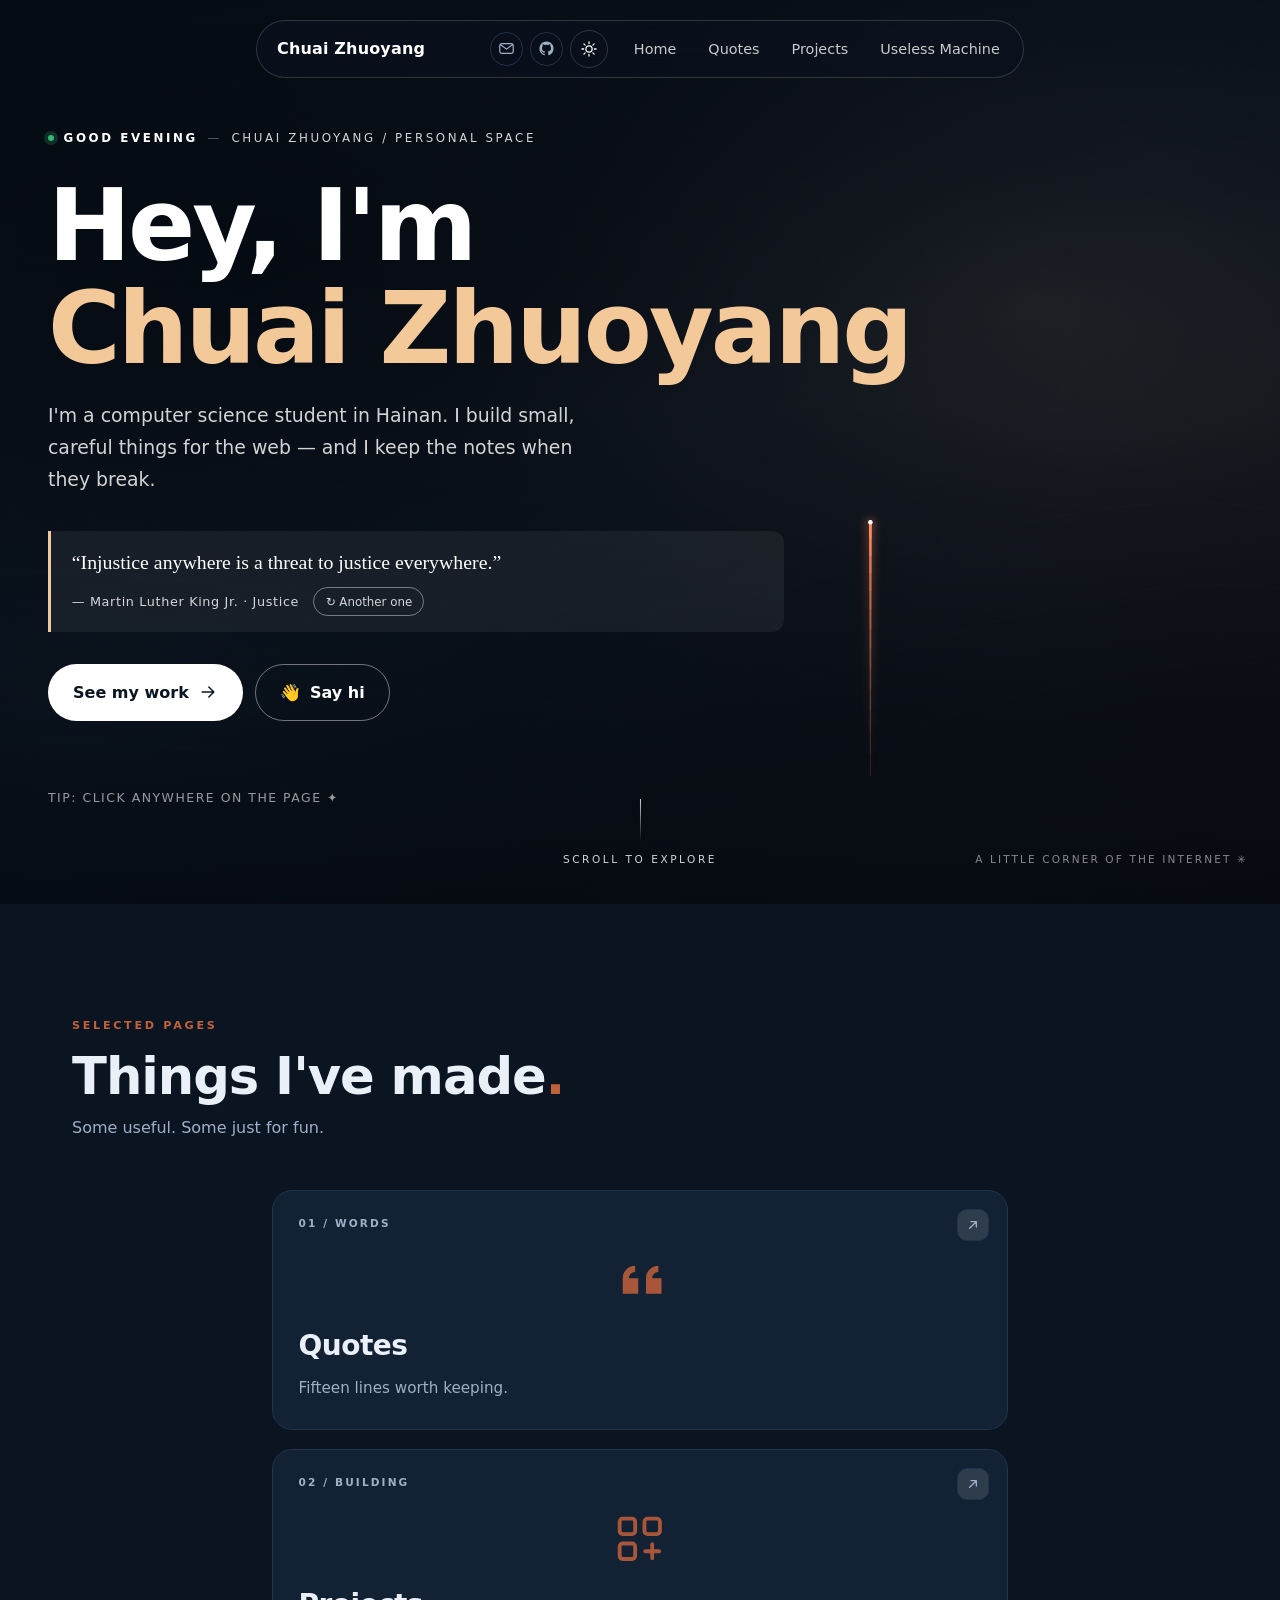
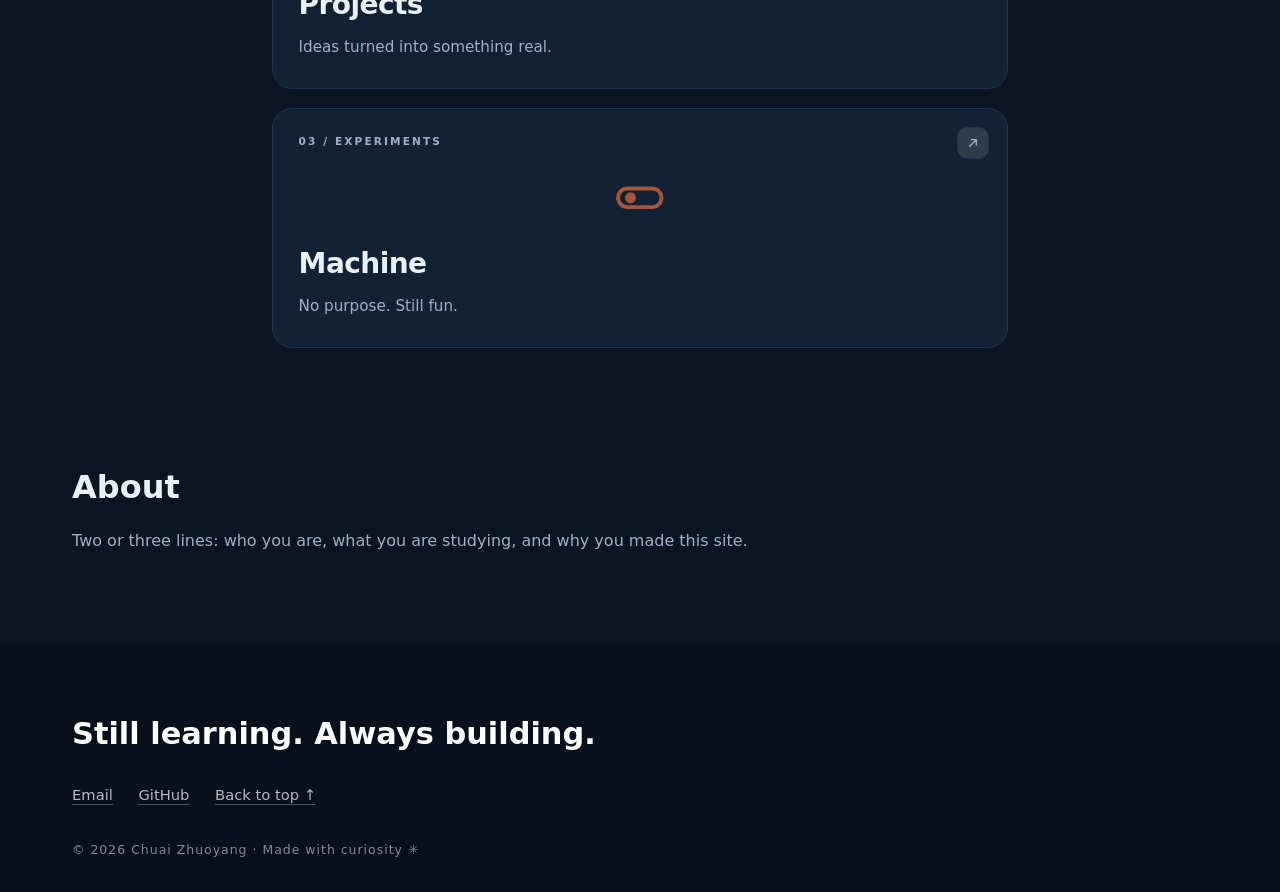
<file: index.html>
<!DOCTYPE html>
<html lang="en" data-theme="dark">
<head>
  <meta charset="UTF-8">
  <meta name="viewport" content="width=device-width, initial-scale=1.0">
  <meta name="theme-color" content="#0b1421">
  <meta name="description" content="A personal corner of the internet — projects, experiments, and things made for fun.">
  <title>Chuai Zhuoyang — Building Things for the Web</title>
  <link rel="icon" href="assets/favicon.svg" type="image/svg+xml">
  <!-- 先定主题再渲染：避免深色用户看到一瞬间白屏，也让浅色截图不会拍到过渡中的颜色 -->
  <script>
    (function () {
      try {
        var t = localStorage.getItem('theme');
        if (t === 'dark' || (t === null && !window.matchMedia('(prefers-color-scheme: light)').matches)) {
          document.documentElement.setAttribute('data-theme', 'dark');
        } else {
          document.documentElement.setAttribute('data-theme', 'light');
        }
      } catch (e) {}
    })();
  </script>

  <link rel="stylesheet" href="css/style.css">
  <script src="js/nav.js" defer></script>
  <script src="js/quotes-data.js" defer></script>
  <script src="js/quotes.js" defer></script>
  <script src="js/main.js" defer></script>
</head>
<body>

  <!-- Click anywhere: a rocket goes up and bursts. Decorative only. -->
  <canvas id="fx" class="fx" aria-hidden="true"></canvas>

  <!-- Keyboard users: first Tab skips the nav -->
  <a class="skip-link" href="#work">Skip to content</a>

  <!-- Floating pill navigation -->
  <!-- DRY nav: 内容和交互都在 js/nav.js 里，四个页面只留这一行 -->
  <header class="nav" id="siteNav"></header>

  <main id="main-content">

    <!-- ============ HERO ============ -->
    <section class="hero" id="top" aria-labelledby="heroTitle">

      <div class="hero__inner">

        <p class="hero__greeting">
          <span class="hero__dot" aria-hidden="true"></span>
          <span id="greetWord">Hello</span>
          <span class="hero__dash" aria-hidden="true">—</span>
          <span class="hero__eyebrow-text">CHUAI ZHUOYANG / PERSONAL SPACE</span>
        </p>

        <h1 id="heroTitle" class="hero__title" aria-label="Hey, I'm Chuai Zhuoyang">
          <span aria-hidden="true">Hey, I'm</span><br>
          <span class="hero__name" aria-hidden="true"><span id="typedName"></span><span class="caret" id="caret"></span></span>
        </h1>

        <p class="hero__desc">I'm a computer science student in Hainan. I build small, careful things for the web — and I keep the notes when they break.</p>

        <figure class="hero__quote js-quote-banner" id="heroQuote">
          <blockquote class="hero__quote-text" id="heroQuoteText" data-role="text"></blockquote>
          <figcaption class="hero__quote-meta">
            <span id="heroQuoteAuthor" data-role="author"></span>
            <button type="button" class="hero__quote-next" id="heroQuoteNext" data-role="next">
              <span aria-hidden="true">↻</span> Another one
            </button>
          </figcaption>
        </figure>

        <div class="hero__actions">
          <a class="btn btn--primary" href="#work">
            See my work
            <svg aria-hidden="true" viewBox="0 0 24 24" width="20" height="20" fill="none">
              <path d="M5 12h14m-6-6 6 6-6 6" stroke="currentColor" stroke-width="1.8"
                    stroke-linecap="round" stroke-linejoin="round"/>
            </svg>
          </a>

          <button type="button" class="btn btn--ghost" id="waveBtn">
            <span class="wave-hand" id="waveHand" aria-hidden="true">👋</span>
            Say hi
          </button>
        </div>

        <p class="hero__reply" id="waveMsg" role="status" aria-live="polite"></p>

        <p class="hero__tip" id="fxTip">Tip: click anywhere on the page ✦</p>
      </div>

      <a class="hero__scroll" href="#work" aria-label="Scroll to projects">
        <span class="hero__scroll-line" aria-hidden="true"></span>
        <span>SCROLL TO EXPLORE</span>
      </a>

      <p class="hero__corner">A LITTLE CORNER OF THE INTERNET <span aria-hidden="true">✳</span></p>
    </section>

    <!-- ============ WORK ============ -->
    <section class="work" id="work" aria-labelledby="workTitle">
      <header class="section-head">
        <p class="section-head__eyebrow">Selected pages</p>
        <h2 id="workTitle" class="section-head__title">Things I've made<span aria-hidden="true">.</span></h2>
        <p class="section-head__desc">Some useful. Some just for fun.</p>
      </header>

      <ul class="sec-cards">
        <li class="sec-card">
          <a class="sec-card__link" href="quotes.html">
            <span class="sec-card__arrow" aria-hidden="true">
              <svg viewBox="0 0 24 24" fill="none" stroke="currentColor" stroke-width="2" stroke-linecap="round" stroke-linejoin="round"><path d="M7 17 17 7M9 7h8v8"/></svg>
            </span>
            <p class="sec-card__no">01 <span aria-hidden="true">/</span> Words</p>
            <span class="sec-card__icon" aria-hidden="true"><svg viewBox="0 0 64 64" fill="currentColor" aria-hidden="true"><path d="M26 14c-8.8 0-16 7.2-16 16v20h20V30H18c0-4.4 3.6-8 8-8V14Zm30 0c-8.8 0-16 7.2-16 16v20h20V30H48c0-4.4 3.6-8 8-8V14Z"/></svg></span>
            <h3 class="sec-card__title">Quotes</h3>
            <p class="sec-card__desc">Fifteen lines worth keeping.</p>
          </a>
        </li>
        <li class="sec-card">
          <a class="sec-card__link" href="projects.html">
            <span class="sec-card__arrow" aria-hidden="true">
              <svg viewBox="0 0 24 24" fill="none" stroke="currentColor" stroke-width="2" stroke-linecap="round" stroke-linejoin="round"><path d="M7 17 17 7M9 7h8v8"/></svg>
            </span>
            <p class="sec-card__no">02 <span aria-hidden="true">/</span> Building</p>
            <span class="sec-card__icon" aria-hidden="true"><svg viewBox="0 0 64 64" fill="none" stroke="currentColor" stroke-width="5" stroke-linejoin="round" aria-hidden="true"><rect x="6" y="6" width="20" height="20" rx="4"/><rect x="38" y="6" width="20" height="20" rx="4"/><rect x="6" y="38" width="20" height="20" rx="4"/><path d="M48 39v18M39 48h18" stroke-linecap="round"/></svg></span>
            <h3 class="sec-card__title">Projects</h3>
            <p class="sec-card__desc">Ideas turned into something real.</p>
          </a>
        </li>
        <li class="sec-card">
          <a class="sec-card__link" href="machine.html">
            <span class="sec-card__arrow" aria-hidden="true">
              <svg viewBox="0 0 24 24" fill="none" stroke="currentColor" stroke-width="2" stroke-linecap="round" stroke-linejoin="round"><path d="M7 17 17 7M9 7h8v8"/></svg>
            </span>
            <p class="sec-card__no">03 <span aria-hidden="true">/</span> Experiments</p>
            <span class="sec-card__icon" aria-hidden="true"><svg viewBox="0 0 64 64" fill="none" aria-hidden="true"><rect x="4" y="20" width="56" height="24" rx="12" stroke="currentColor" stroke-width="5"/><circle cx="20" cy="32" r="7" fill="currentColor"/></svg></span>
            <h3 class="sec-card__title">Machine</h3>
            <p class="sec-card__desc">No purpose. Still fun.</p>
          </a>
        </li>
      </ul>
    </section>

    <!-- ============ ABOUT ============ -->
    <section class="about" id="about" aria-labelledby="aboutTitle">
      <h2 id="aboutTitle">About</h2>
      <p>Two or three lines: who you are, what you are studying, and why you made this site.</p>
    </section>

  </main>

  <!-- ============ FOOTER ============ -->
  <footer class="footer" id="contact">
    <div class="footer__inner">
      <p class="footer__line">Still learning. Always building.</p>
      <ul class="footer__links">
        <li><a href="mailto:X20250028@stu.hibiuh.edu.cn">Email</a></li>
        <li><a href="https://github.com/bazaozhuo" rel="noopener">GitHub</a></li>
        <li><a href="#top">Back to top ↑</a></li>
      </ul>
      <p class="footer__meta">© <span id="year">2026</span> Chuai Zhuoyang · Made with curiosity <span aria-hidden="true">✳</span></p>
    </div>
  </footer>

</body>
</html>
</file>
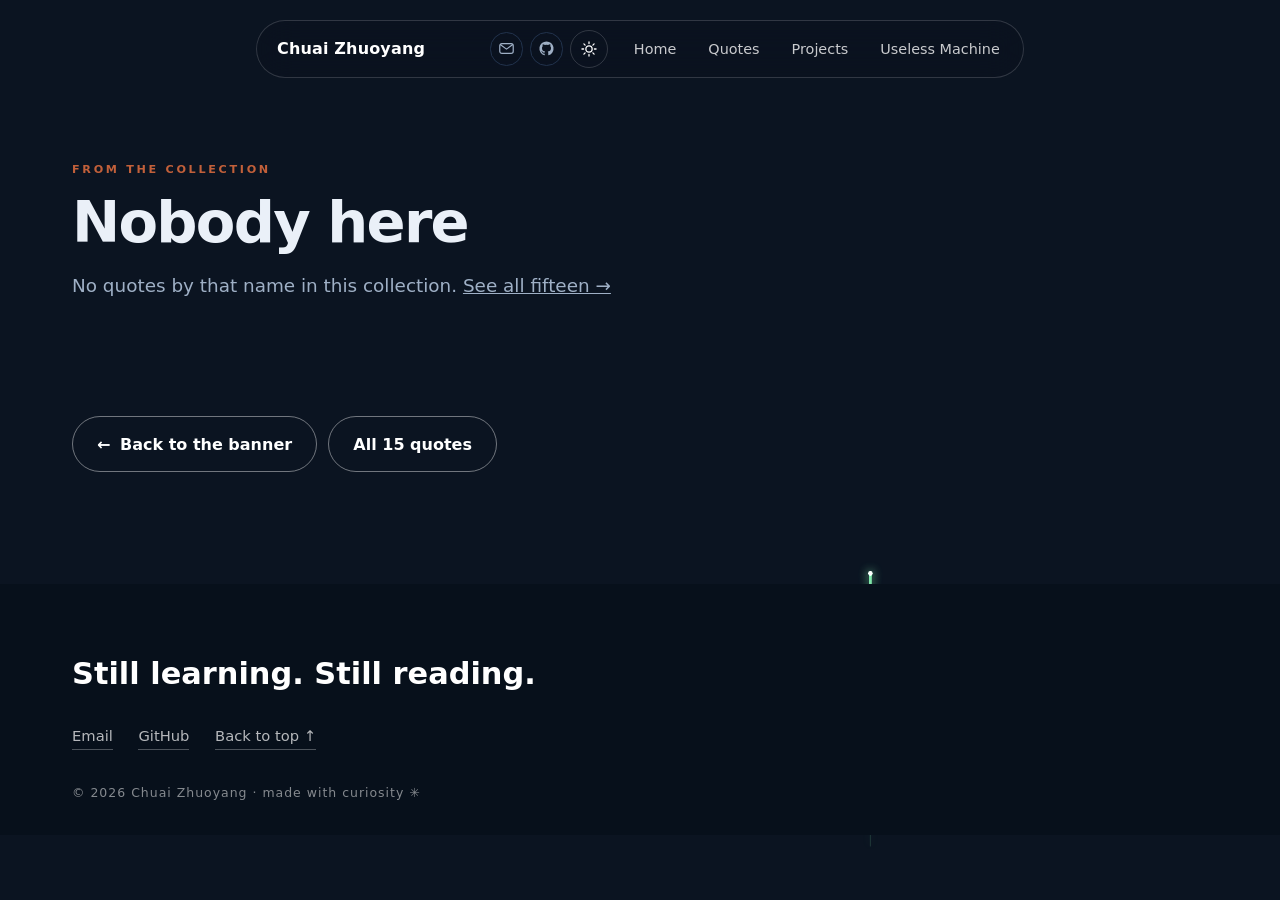
<file: author.html>
<!DOCTYPE html>
<html lang="en" data-theme="dark">
<head>
  <meta charset="UTF-8">
  <meta name="viewport" content="width=device-width, initial-scale=1.0">
  <meta name="theme-color" content="#0b1421">
  <meta name="description" content="Everything one author said, collected on a single page.">
  <title>Author — Chuai Zhuoyang</title>
  <link rel="icon" href="assets/favicon.svg" type="image/svg+xml">
  <!-- 先定主题再渲染：避免深色用户看到一瞬间白屏，也让浅色截图不会拍到过渡中的颜色 -->
  <script>
    (function () {
      try {
        var t = localStorage.getItem('theme');
        if (t === 'dark' || (t === null && !window.matchMedia('(prefers-color-scheme: light)').matches)) {
          document.documentElement.setAttribute('data-theme', 'dark');
        } else {
          document.documentElement.setAttribute('data-theme', 'light');
        }
      } catch (e) {}
    })();
  </script>

  <link rel="stylesheet" href="css/style.css">
  <script src="js/nav.js" defer></script>
  <script src="js/quotes-data.js" defer></script>
  <script src="js/quotes.js" defer></script>
  <script src="js/main.js" defer></script>
</head>
<body>
  <canvas id="fx" class="fx" aria-hidden="true"></canvas>
  <a class="skip-link" href="#main-content">Skip to content</a>
  <span id="top"></span>

  <header class="nav" id="siteNav"></header>

  <main id="main-content">
    <section class="page" aria-labelledby="authorName">
      <p class="page__eyebrow">From the collection</p>
      <h1 id="authorName">Author</h1>
      <p class="page__lead" id="authorCount"></p>

      <ul class="author-list" id="authorList"></ul>

      <p class="quote-status" id="quoteStatus" role="status" aria-live="polite"></p>

      <p class="author-nav">
        <a class="btn btn--ghost" href="quotes-banner.html"><span aria-hidden="true">←</span> Back to the banner</a>
        <a class="btn btn--ghost" href="quotes-all.html">All 15 quotes</a>
      </p>
    </section>
  </main>

  <footer class="footer">
    <div class="footer__inner">
      <p class="footer__line">Still learning. Still reading.</p>
      <div class="footer__links">
        <a href="mailto:X20250028@stu.hibiuh.edu.cn">Email</a>
        <a href="https://github.com/bazaozhuo" target="_blank" rel="noopener noreferrer">GitHub</a>
        <a href="#top">Back to top ↑</a>
      </div>
      <p class="footer__meta">© <span id="year">2026</span> Chuai Zhuoyang · made with curiosity ✳</p>
    </div>
  </footer>
</body>
</html>
</file>
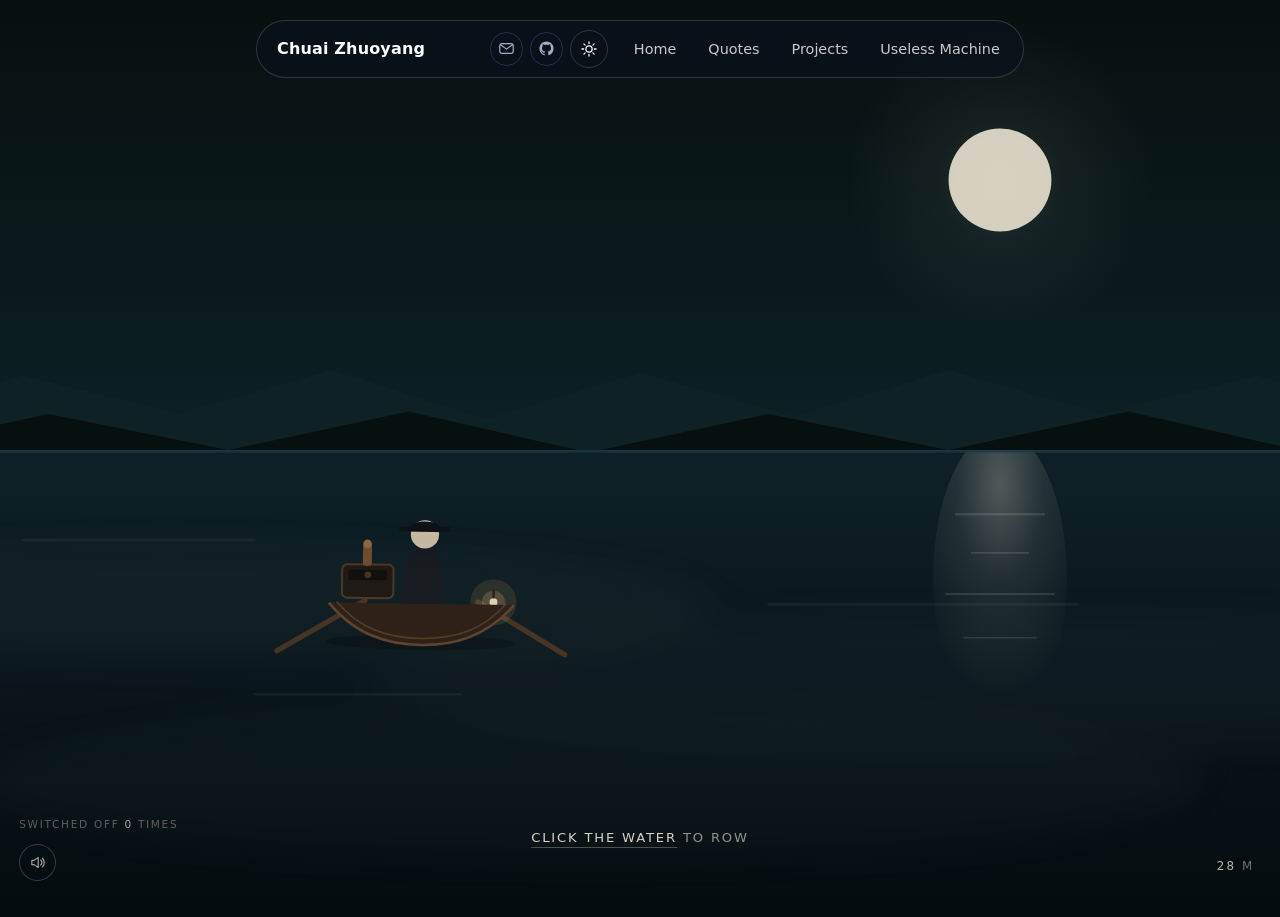
<file: machine.html>
<!DOCTYPE html>
<html lang="en" data-theme="dark">
<head>
  <meta charset="UTF-8">
  <meta name="viewport" content="width=device-width, initial-scale=1.0">
  <meta name="theme-color" content="#08100f">
  <meta name="description" content="A useless machine: a figure in a rowboat on a night lake. Click the water to row.">
  <title>The Machine — Chuai Zhuoyang</title>
  <link rel="icon" href="assets/favicon.svg" type="image/svg+xml">
  <!-- 先定主题再渲染：避免深色用户看到一瞬间白屏，也让浅色截图不会拍到过渡中的颜色 -->
  <script>
    (function () {
      try {
        var t = localStorage.getItem('theme');
        if (t === 'dark' || (t === null && !window.matchMedia('(prefers-color-scheme: light)').matches)) {
          document.documentElement.setAttribute('data-theme', 'dark');
        } else {
          document.documentElement.setAttribute('data-theme', 'light');
        }
      } catch (e) {}
    })();
  </script>

  <link rel="stylesheet" href="css/style.css">
  <script src="js/nav.js" defer></script>
  <script src="js/main.js" defer></script>
  <script src="js/machine.js" defer></script>
</head>
<body class="um-body">
  <canvas id="fx" class="fx" aria-hidden="true"></canvas>
  <a class="skip-link" href="#main-content">Skip to content</a>
  <span id="top"></span>

  <header class="nav" id="siteNav"></header>

  <main id="main-content">
    <section class="um" aria-labelledby="pageTitle">
      <h1 id="pageTitle" class="visually-hidden">The Machine</h1>

      <div class="um__stage" id="umStage" tabindex="0"
           aria-label="Night lake. A figure sits in a rowboat. Click the water, or use the arrow keys, to row.">

        <svg class="um__scene" viewBox="0 0 1200 700" preserveAspectRatio="xMidYMid slice" aria-hidden="true">
          <defs>
            <linearGradient id="sky" x1="0" y1="0" x2="0" y2="1">
              <stop offset="0%" stop-color="#07100f"/>
              <stop offset="100%" stop-color="#123039"/>
            </linearGradient>
            <linearGradient id="water" x1="0" y1="0" x2="0" y2="1">
              <stop offset="0%" stop-color="#0e2027"/>
              <stop offset="100%" stop-color="#050c0f"/>
            </linearGradient>
            <clipPath id="lakeClip"><rect x="0" y="350" width="1200" height="350"/></clipPath>
            <filter id="blurSoft" x="-60%" y="-60%" width="220%" height="220%">
              <feGaussianBlur stdDeviation="14"/>
            </filter>
            <filter id="blur8" x="-50%" y="-50%" width="200%" height="200%">
              <feGaussianBlur stdDeviation="10"/>
            </filter>
            <linearGradient id="glow" x1="0" y1="0" x2="0" y2="1">
              <stop offset="0%" stop-color="#e9e3d1" stop-opacity="0.16"/>
              <stop offset="100%" stop-color="#e9e3d1" stop-opacity="0"/>
            </linearGradient>
            <radialGradient id="halo" cx="50%" cy="50%" r="50%">
              <stop offset="0%"   stop-color="#e9e3d1" stop-opacity="0.14"/>
              <stop offset="40%"  stop-color="#e9e3d1" stop-opacity="0.05"/>
              <stop offset="100%" stop-color="#e9e3d1" stop-opacity="0"/>
            </radialGradient>
            <radialGradient id="moonPath" cx="50%" cy="18%" r="72%">
              <stop offset="0%"   stop-color="#e9e3d1" stop-opacity="0.30"/>
              <stop offset="45%"  stop-color="#e9e3d1" stop-opacity="0.10"/>
              <stop offset="100%" stop-color="#e9e3d1" stop-opacity="0"/>
            </radialGradient>
          </defs>

          <!-- sky -->
          <rect width="1200" height="700" fill="url(#sky)"/>

          <!-- moon: one circle, one halo -->
          <circle cx="880" cy="140" r="120" fill="url(#halo)"/>
          <circle cx="880" cy="140" r="40" fill="#e9e3d1" opacity="0.9"/>

          <!-- treeline: two flat silhouettes -->
          <path class="um-trees-far" fill="#0e2226" opacity="0.95"
                d="M0 330 L120 292 L240 322 L360 288 L480 326 L600 290 L720 324 L840 288 L960 322 L1080 292 L1200 326 L1200 360 L0 360 Z"/>
          <path class="um-trees-near" fill="#06100f"
                d="M0 352 L140 322 L280 350 L420 320 L560 352 L700 322 L840 350 L980 320 L1120 352 L1200 330 L1200 372 L0 372 Z"/>

          <!-- water -->
          <rect y="350" width="1200" height="350" fill="url(#water)"/>
          <g class="um-reflect" clip-path="url(#lakeClip)">
            <ellipse cx="880" cy="450" rx="52" ry="115" fill="url(#moonPath)"/>
            <g stroke="#e9e3d1" stroke-linecap="round" opacity="0.13">
              <path d="M846 400 h68" stroke-width="2"/>
              <path d="M858 430 h44" stroke-width="1.4"/>
              <path d="M838 462 h84" stroke-width="1.4"/>
              <path d="M852 496 h56" stroke-width="1.2"/>
            </g>
          </g>
          <rect y="350" width="1200" height="2" fill="#1b3d46" opacity="0.8"/>

          <g id="umRipples"></g>

          <!-- three still lines on the water -->
          <g stroke="#8fb6ba" stroke-linecap="round" opacity="0.08">
            <path d="M120 420 h180" stroke-width="2"/>
            <path d="M700 470 h240" stroke-width="2"/>
            <path d="M300 540 h160" stroke-width="2"/>
          </g>

          <!-- boat + figure: simple shapes only -->
          <g class="um-boat" id="umBoat" transform="translate(430 468)">
            <ellipse cx="0" cy="30" rx="74" ry="6" fill="#000" opacity="0.28"/>

            <g class="um-oar um-oar--l">
              <line x1="-44" y1="-2" x2="-112" y2="38" stroke="#43301f" stroke-width="4" stroke-linecap="round"/>
            </g>
            <g class="um-oar um-oar--r">
              <line x1="44" y1="-2" x2="112" y2="38" stroke="#43301f" stroke-width="4" stroke-linecap="round"/>
            </g>

            <!-- lantern on the bow -->
            <g class="um-lamp">
              <circle cx="56" cy="-2" r="18" fill="#ffb765" opacity="0.13"/>
              <circle cx="56" cy="-2" r="9" fill="#ffc98a" opacity="0.22"/>
              <circle cx="56" cy="-2" r="3.1" fill="#ffe6c0"/>
              <path d="M56 -6 v-5" stroke="#2a1d15" stroke-width="2" stroke-linecap="round"/>
            </g>

            <!-- hull: one crescent -->
            <path d="M-72 0 C -50 26 -24 32 0 32 C 24 32 50 26 72 0 Z" fill="#2a1c12"/>
            <path d="M-72 0 C -50 26 -24 32 0 32 C 24 32 50 26 72 0" fill="none" stroke="#5c4029" stroke-width="2"/>
            <path d="M-66 -1 C -48 20 -26 27 0 27 C 26 27 48 20 66 -1" fill="none" stroke="#7a5735" stroke-width="1.2" opacity="0.5"/>

            <!-- the useless machine itself: a switch that gets switched back -->
            <g class="um-switch" id="umSwitch" role="button" tabindex="0"
               aria-label="Flip the switch. It will be switched back off.">
              <!-- small box sitting on the stern deck -->
              <rect x="-62" y="-30" width="40" height="26" rx="4" fill="#1b1410" stroke="#4a3423" stroke-width="1.5"/>
              <rect x="-57" y="-26" width="30" height="8" rx="2" fill="#0d0a08"/>
              <circle id="umSwitchBulb" cx="-42" cy="-22" r="2.6" fill="#40301f"/>
              <g id="umLever" class="um-lever">
                <rect x="-46" y="-46" width="7" height="17" rx="2.5" fill="#6b4a2d"/>
                <circle cx="-42.5" cy="-46" r="3.4" fill="#8a6440"/>
              </g>
              <g id="umArm" class="um-arm" opacity="0">
                <path d="M-74 -40 q -13 6 -8 16" stroke="#6b6f78" stroke-width="3" fill="none" stroke-linecap="round"/>
                <circle cx="-79" cy="-39" r="2.6" fill="#8b909a"/>
              </g>
              <!-- invisible hit area so the little switch is easy to hit -->
              <rect x="-72" y="-54" width="60" height="56" fill="transparent"/>
            </g>

            <!-- figure: body, head, hat -->
            <path d="M-15 0 C -17 -34 -8 -44 2 -44 C 12 -44 19 -34 17 0 Z" fill="#14171b"/>
            <circle cx="2" cy="-54" r="11" fill="#c8b8a1"/>
            <path d="M-16 -58 H 20" stroke="#0f1216" stroke-width="4" stroke-linecap="round"/>
            <path d="M-10 -58 C -10 -66 14 -66 14 -58 Z" fill="#0f1216"/>
          </g>

          <!-- something under the water (moves with JS) -->
          <g id="umUnder" opacity="0" filter="url(#blur8)">
            <ellipse cx="0" cy="0" rx="92" ry="17" fill="#03161a"/>
            <ellipse cx="-18" cy="2" rx="52" ry="9" fill="#020f12" opacity="0.7"/>
          </g>

          <!-- fog drifting across the lake -->
          <g class="um-fog" aria-hidden="true" filter="url(#blurSoft)">
            <ellipse class="um-fog__a" cx="240" cy="470" rx="420" ry="46" fill="#9fc3c6" opacity="0.035"/>
            <ellipse class="um-fog__b" cx="900" cy="530" rx="520" ry="54" fill="#9fc3c6" opacity="0.03"/>
            <ellipse class="um-fog__c" cx="560" cy="610" rx="480" ry="60" fill="#9fc3c6" opacity="0.028"/>
          </g>
        </svg>

        <p class="um__caption" id="umCaption"><span>Click the water</span> to row</p>
        <p class="um__meter"><span id="umDist">0</span> m</p>

        <p class="um__tally">Switched off <span id="umTally">0</span> times</p>

        <button type="button" class="um__sound" id="umSound" aria-pressed="true" aria-label="Mute the lake">
          <svg class="um__sound-on" viewBox="0 0 24 24" width="17" height="17" fill="none"
               stroke="currentColor" stroke-width="1.7" stroke-linecap="round" stroke-linejoin="round" aria-hidden="true">
            <path d="M4 9v6h3.2L13 19V5L7.2 9H4Z"/>
            <path d="M16.5 8.5a5 5 0 0 1 0 7M19 6a8.5 8.5 0 0 1 0 12"/>
          </svg>
          <svg class="um__sound-off" viewBox="0 0 24 24" width="17" height="17" fill="none"
               stroke="currentColor" stroke-width="1.7" stroke-linecap="round" stroke-linejoin="round" aria-hidden="true">
            <path d="M4 9v6h3.2L13 19V5L7.2 9H4Z"/>
            <path d="m16 9 5 6m0-6-5 6"/>
          </svg>
        </button>
        <p class="um__note" id="umNote" aria-hidden="true"></p>
        <p class="um__sr" id="umStatus" role="status" aria-live="polite"></p>
      </div>
    </section>
  </main>
</body>
</html>
</file>
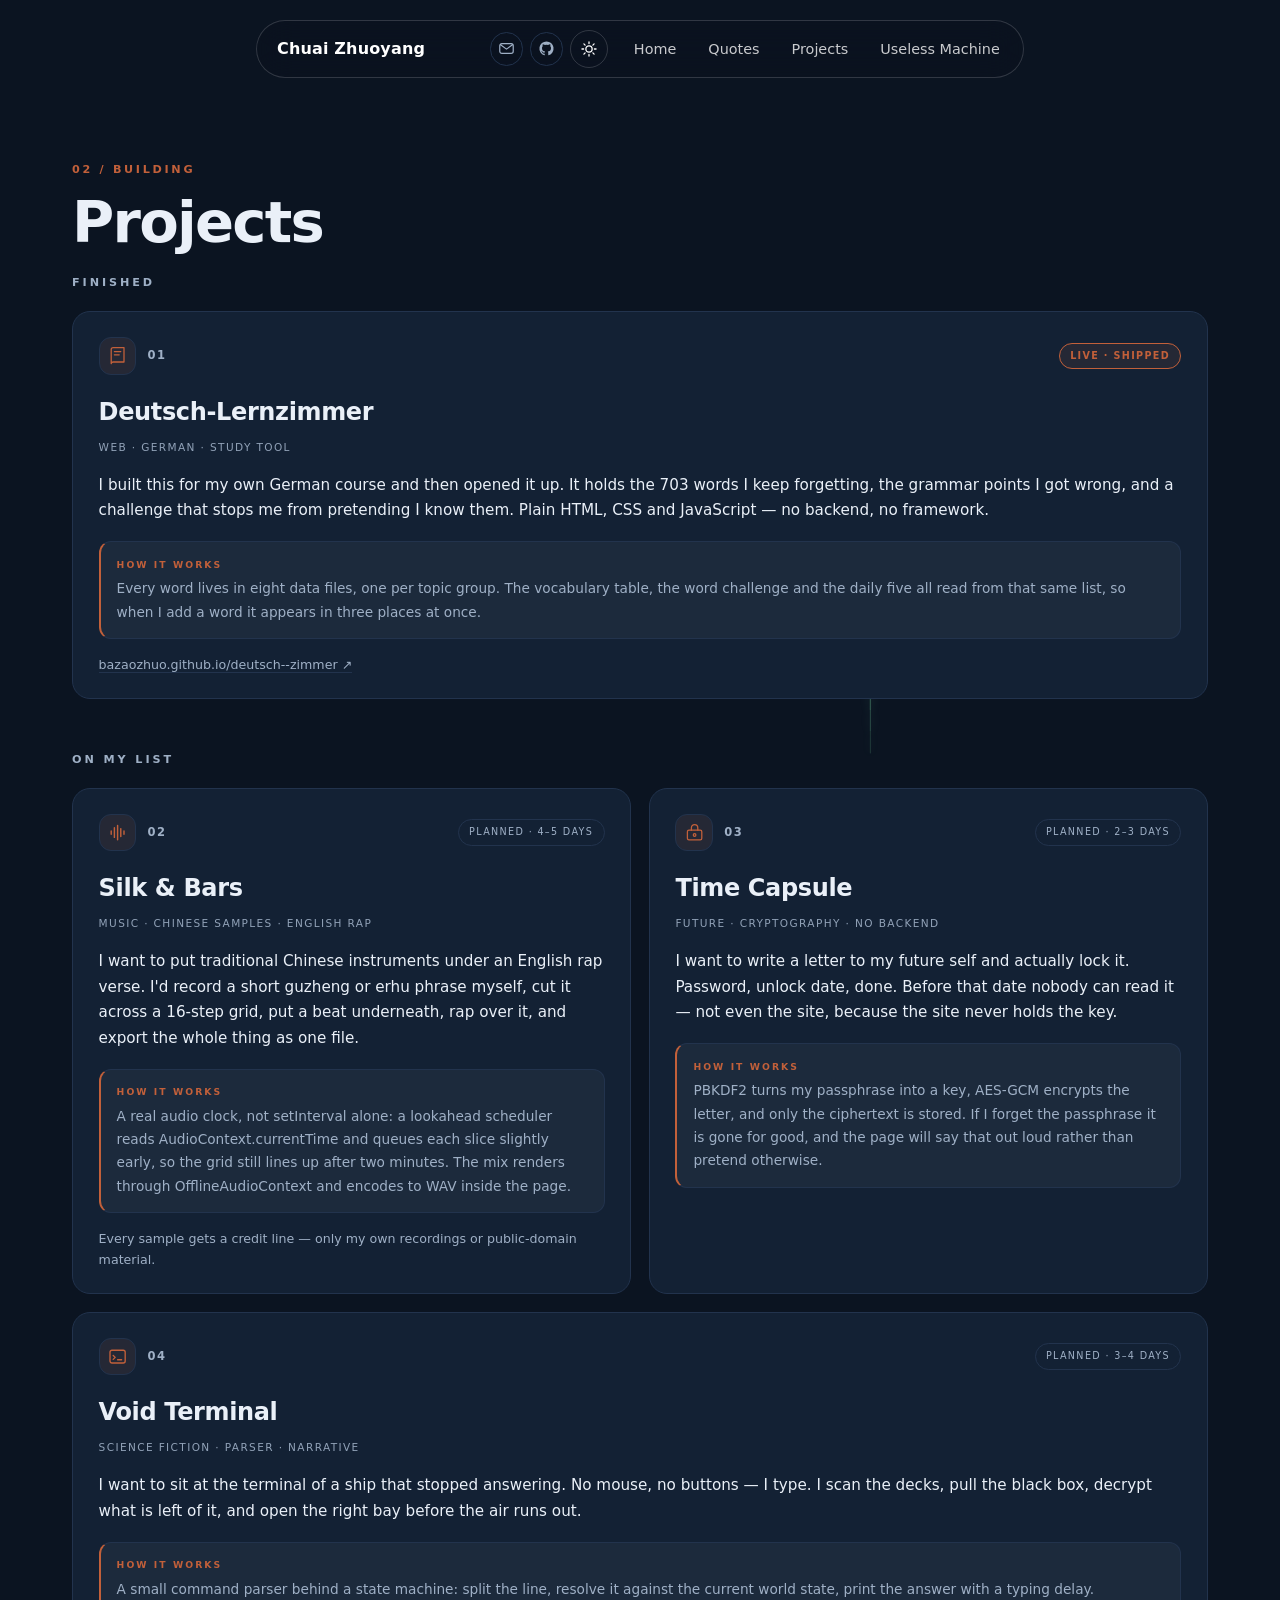
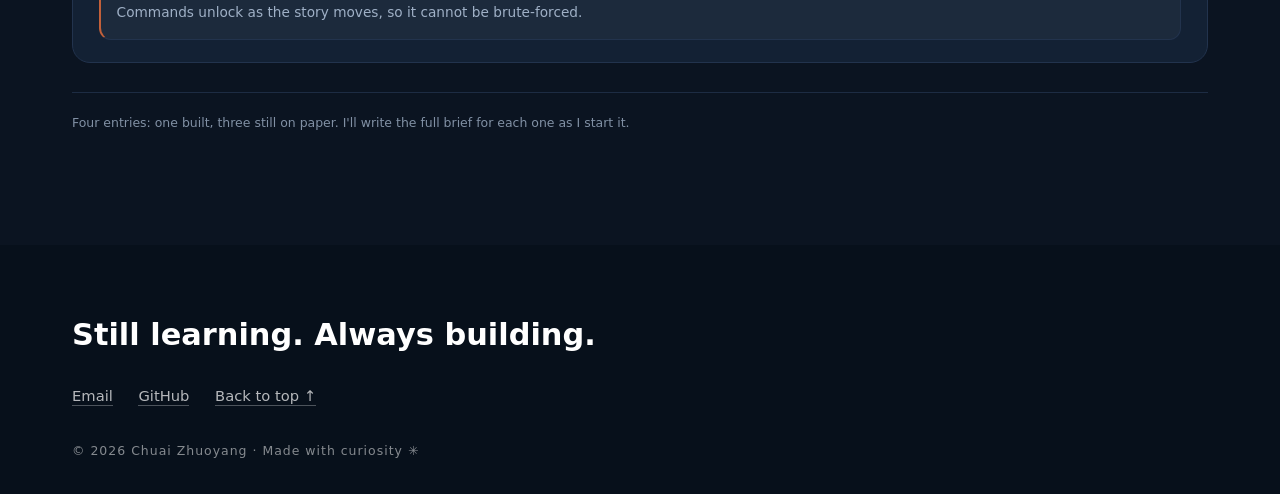
<file: projects.html>
<!DOCTYPE html>
<html lang="en" data-theme="dark">
<head>
  <meta charset="UTF-8">
  <meta name="viewport" content="width=device-width, initial-scale=1.0">
  <meta name="theme-color" content="#0b1421">
  <meta name="description" content="One finished project and three I want to build: sampling Chinese music into English rap, a time capsule and a science-fiction terminal.">
  <title>Projects — Chuai Zhuoyang</title>
  <link rel="icon" href="assets/favicon.svg" type="image/svg+xml">
  <!-- 先定主题再渲染：避免深色用户看到一瞬间白屏，也让浅色截图不会拍到过渡中的颜色 -->
  <script>
    (function () {
      try {
        var t = localStorage.getItem('theme');
        if (t === 'dark' || (t === null && !window.matchMedia('(prefers-color-scheme: light)').matches)) {
          document.documentElement.setAttribute('data-theme', 'dark');
        } else {
          document.documentElement.setAttribute('data-theme', 'light');
        }
      } catch (e) {}
    })();
  </script>

  <link rel="stylesheet" href="css/style.css">
  <script src="js/nav.js" defer></script>
  <script src="js/main.js" defer></script>
</head>
<body>

  <span id="top"></span>

  <canvas id="fx" class="fx" aria-hidden="true"></canvas>
  <a class="skip-link" href="#main-content">Skip to content</a>

  <!-- DRY nav: 内容和交互都在 js/nav.js 里，四个页面只留这一行 -->
  <header class="nav" id="siteNav"></header>

  <main id="main-content">
    <section class="page" aria-labelledby="pageTitle">
      <p class="page__eyebrow">02 / Building</p>
      <h1 id="pageTitle">Projects</h1>
      <h2 class="proj-h">Finished</h2>
      <ul class="proj-list proj-list--one">

        <li class="proj">
          <div class="proj__top">
            <span class="proj__icon" aria-hidden="true"><svg viewBox="0 0 24 24" fill="none" stroke="currentColor" stroke-width="1.6" stroke-linecap="round" stroke-linejoin="round" aria-hidden="true"><path d="M4 4.5A2.5 2.5 0 0 1 6.5 2H20v18H6.5A2.5 2.5 0 0 0 4 22Z"/><path d="M8 7h8M8 11h6"/></svg></span>
            <span class="proj__num">01</span>
            <span class="proj__state proj__state--live">Live · shipped</span>
          </div>
          <h3 class="proj__title">Deutsch-Lernzimmer</h3>
          <p class="proj__cat">Web · German · study tool</p>
          <p class="proj__desc">I built this for my own German course and then opened it up. It holds the 703 words I keep forgetting, the grammar points I got wrong, and a challenge that stops me from pretending I know them. Plain HTML, CSS and JavaScript — no backend, no framework.</p>
          <p class="proj__core"><b>How it works</b>Every word lives in eight data files, one per topic group. The vocabulary table, the word challenge and the daily five all read from that same list, so when I add a word it appears in three places at once.</p>
          <p class="proj__meta"><a href="https://bazaozhuo.github.io/deutsch--zimmer/" target="_blank" rel="noopener noreferrer">bazaozhuo.github.io/deutsch--zimmer <span aria-hidden="true">↗</span></a></p>
        </li>

      </ul>

      <h2 class="proj-h">On my list</h2>
      <ul class="proj-list">

        <li class="proj">
          <div class="proj__top">
            <span class="proj__icon" aria-hidden="true"><svg viewBox="0 0 24 24" fill="none" stroke="currentColor" stroke-width="1.8" stroke-linecap="round" aria-hidden="true"><path d="M4 10v4M8 6v12M12 3v18M16 7v10M20 10v4"/></svg></span>
            <span class="proj__num">02</span>
            <span class="proj__state">Planned · 4–5 days</span>
          </div>
          <h3 class="proj__title">Silk &amp; Bars</h3>
          <p class="proj__cat">Music · Chinese samples · English rap</p>
          <p class="proj__desc">I want to put traditional Chinese instruments under an English rap verse. I'd record a short guzheng or erhu phrase myself, cut it across a 16-step grid, put a beat underneath, rap over it, and export the whole thing as one file.</p>
          <p class="proj__core"><b>How it works</b>A real audio clock, not setInterval alone: a lookahead scheduler reads AudioContext.currentTime and queues each slice slightly early, so the grid still lines up after two minutes. The mix renders through OfflineAudioContext and encodes to WAV inside the page.</p>
          <p class="proj__meta">Every sample gets a credit line — only my own recordings or public-domain material.</p>
        </li>

        <li class="proj">
          <div class="proj__top">
            <span class="proj__icon" aria-hidden="true"><svg viewBox="0 0 24 24" fill="none" stroke="currentColor" stroke-width="1.6" stroke-linecap="round" stroke-linejoin="round" aria-hidden="true"><rect x="3" y="9" width="18" height="12" rx="2"/><path d="M8 9V6a4 4 0 0 1 8 0v3"/><circle cx="12" cy="15" r="1.6"/></svg></span>
            <span class="proj__num">03</span>
            <span class="proj__state">Planned · 2–3 days</span>
          </div>
          <h3 class="proj__title">Time Capsule</h3>
          <p class="proj__cat">Future · cryptography · no backend</p>
          <p class="proj__desc">I want to write a letter to my future self and actually lock it. Password, unlock date, done. Before that date nobody can read it — not even the site, because the site never holds the key.</p>
          <p class="proj__core"><b>How it works</b>PBKDF2 turns my passphrase into a key, AES-GCM encrypts the letter, and only the ciphertext is stored. If I forget the passphrase it is gone for good, and the page will say that out loud rather than pretend otherwise.</p>
          
        </li>

        <li class="proj">
          <div class="proj__top">
            <span class="proj__icon" aria-hidden="true"><svg viewBox="0 0 24 24" fill="none" stroke="currentColor" stroke-width="1.7" stroke-linecap="round" stroke-linejoin="round" aria-hidden="true"><rect x="2.5" y="4" width="19" height="16" rx="2.5"/><path d="M6.5 10.5 9 13l-2.5 2.5M12 16h5"/></svg></span>
            <span class="proj__num">04</span>
            <span class="proj__state">Planned · 3–4 days</span>
          </div>
          <h3 class="proj__title">Void Terminal</h3>
          <p class="proj__cat">Science fiction · parser · narrative</p>
          <p class="proj__desc">I want to sit at the terminal of a ship that stopped answering. No mouse, no buttons — I type. I scan the decks, pull the black box, decrypt what is left of it, and open the right bay before the air runs out.</p>
          <p class="proj__core"><b>How it works</b>A small command parser behind a state machine: split the line, resolve it against the current world state, print the answer with a typing delay. Commands unlock as the story moves, so it cannot be brute-forced.</p>
          
        </li>

      </ul>

      <p class="quote-note">Four entries: one built, three still on paper. I'll write the full brief for each one as I start it.</p>
    </section>
  </main>

  <footer class="footer" id="contact">
    <div class="footer__inner">
      <p class="footer__line">Still learning. Always building.</p>
      <ul class="footer__links">
        <li><a href="mailto:X20250028@stu.hibiuh.edu.cn">Email</a></li>
        <li><a href="https://github.com/bazaozhuo" rel="noopener">GitHub</a></li>
        <li><a href="#top">Back to top ↑</a></li>
      </ul>
      <p class="footer__meta">© <span id="year">2026</span> Chuai Zhuoyang · Made with curiosity <span aria-hidden="true">✳</span></p>
    </div>
  </footer>

</body>
</html>
</file>
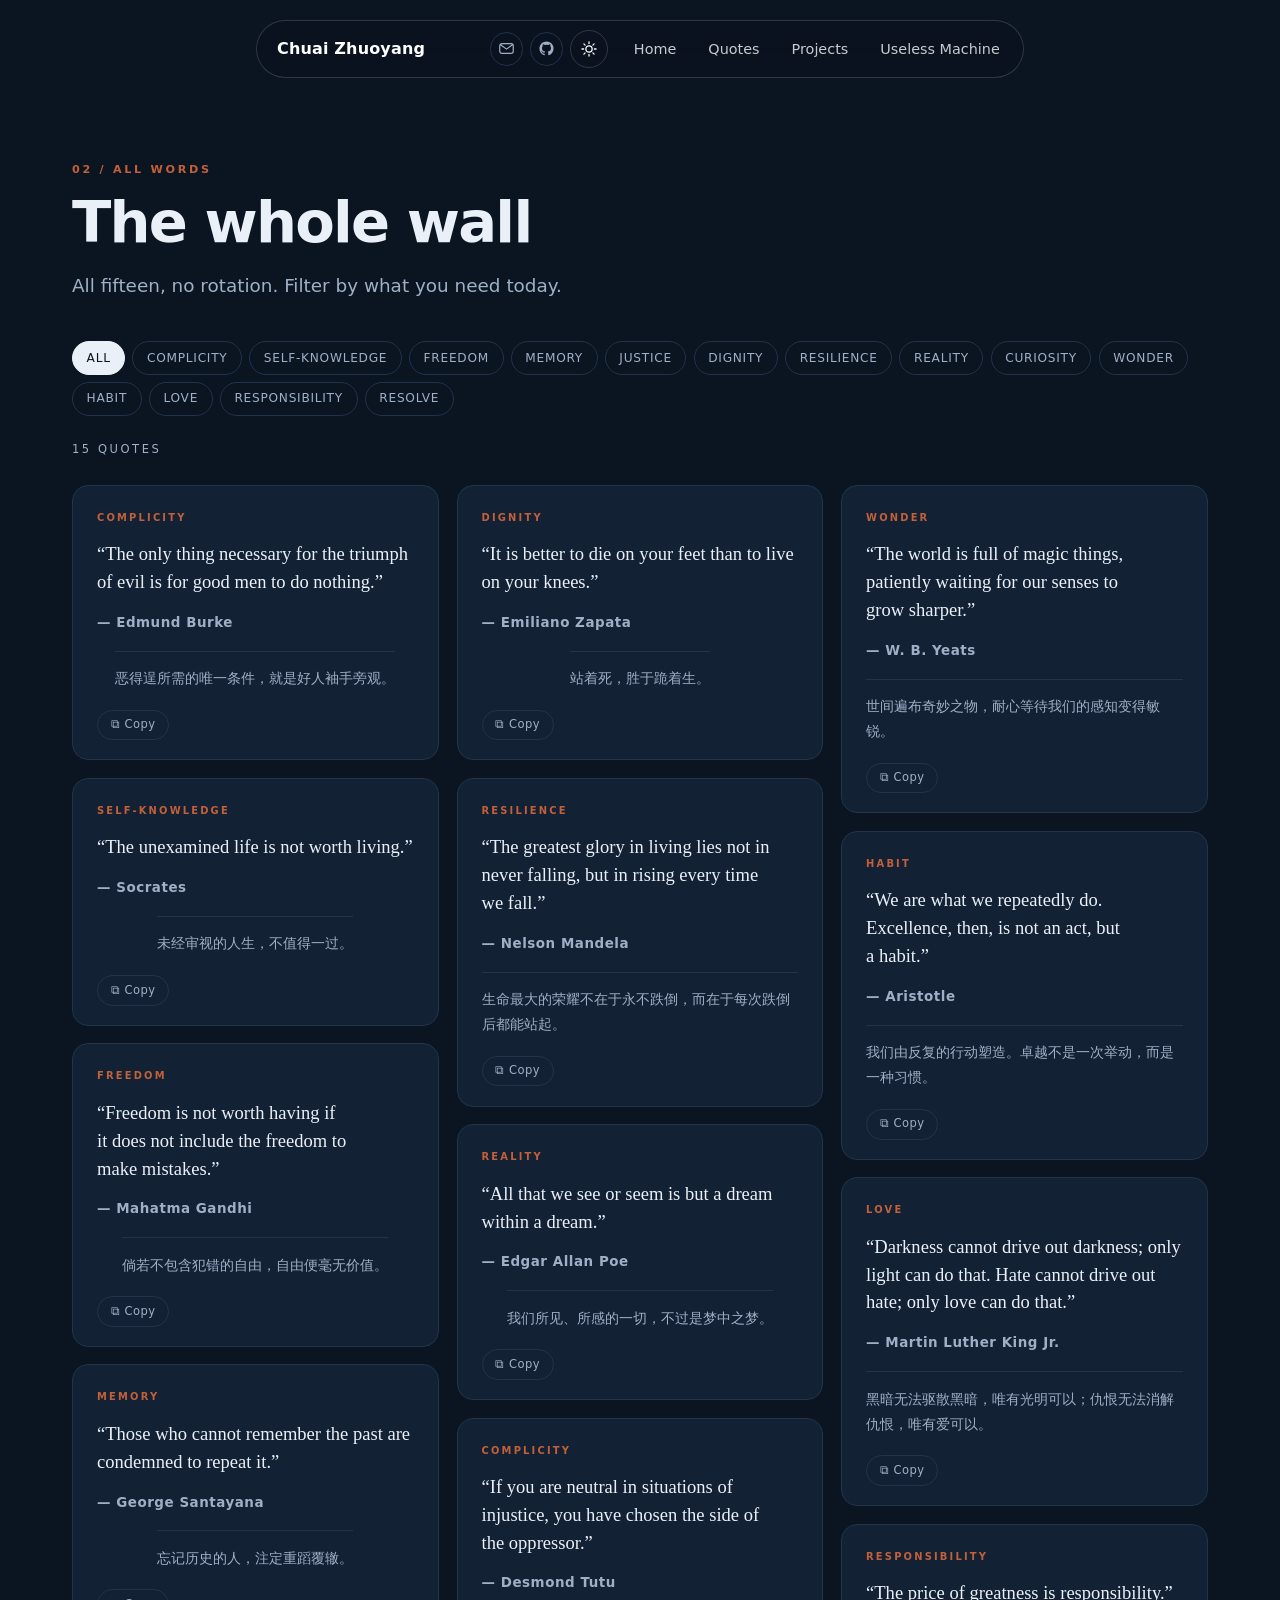
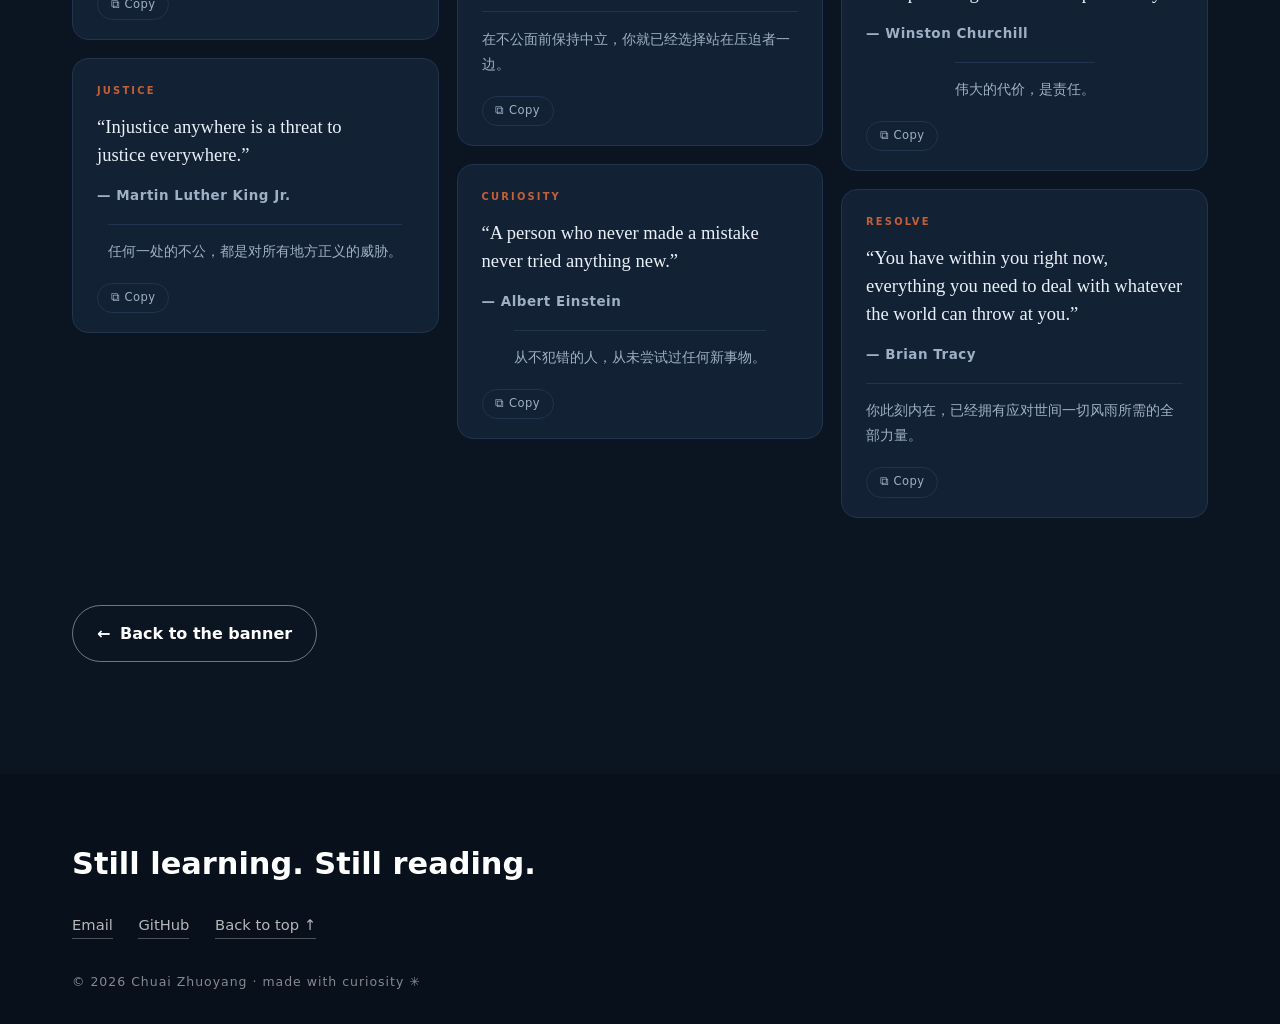
<file: quotes-all.html>
<!DOCTYPE html>
<html lang="en" data-theme="dark">
<head>
  <meta charset="UTF-8">
  <meta name="viewport" content="width=device-width, initial-scale=1.0">
  <meta name="theme-color" content="#0b1421">
  <meta name="description" content="All fifteen quotes in the collection, searchable by theme.">
  <title>All quotes — Chuai Zhuoyang</title>
  <link rel="icon" href="assets/favicon.svg" type="image/svg+xml">
  <!-- 先定主题再渲染：避免深色用户看到一瞬间白屏，也让浅色截图不会拍到过渡中的颜色 -->
  <script>
    (function () {
      try {
        var t = localStorage.getItem('theme');
        if (t === 'dark' || (t === null && !window.matchMedia('(prefers-color-scheme: light)').matches)) {
          document.documentElement.setAttribute('data-theme', 'dark');
        } else {
          document.documentElement.setAttribute('data-theme', 'light');
        }
      } catch (e) {}
    })();
  </script>

  <link rel="stylesheet" href="css/style.css">
  <script src="js/nav.js" defer></script>
  <script src="js/quotes-data.js" defer></script>
  <script src="js/quotes.js" defer></script>
  <script src="js/main.js" defer></script>
</head>
<body>
  <canvas id="fx" class="fx" aria-hidden="true"></canvas>
  <a class="skip-link" href="#main-content">Skip to content</a>
  <span id="top"></span>

  <header class="nav" id="siteNav"></header>

  <main id="main-content">
    <section class="page" aria-labelledby="pageTitle">
      <p class="page__eyebrow">02 / All words</p>
      <h1 id="pageTitle">The whole wall</h1>
      <p class="page__lead">All fifteen, no rotation. Filter by what you need today.</p>

      <div class="quote-filters" id="quoteFilters" role="group" aria-label="Filter quotes by theme"></div>
      <p class="quote-count" id="quoteCount"></p>

      <ul class="quote-grid" id="quotesList"></ul>

      <p class="quote-status" id="quoteStatus" role="status" aria-live="polite"></p>

      <p class="author-nav">
        <a class="btn btn--ghost" href="quotes-banner.html"><span aria-hidden="true">←</span> Back to the banner</a>
      </p>
    </section>
  </main>

  <footer class="footer">
    <div class="footer__inner">
      <p class="footer__line">Still learning. Still reading.</p>
      <div class="footer__links">
        <a href="mailto:X20250028@stu.hibiuh.edu.cn">Email</a>
        <a href="https://github.com/bazaozhuo" target="_blank" rel="noopener noreferrer">GitHub</a>
        <a href="#top">Back to top ↑</a>
      </div>
      <p class="footer__meta">© <span id="year">2026</span> Chuai Zhuoyang · made with curiosity ✳</p>
    </div>
  </footer>
</body>
</html>
</file>
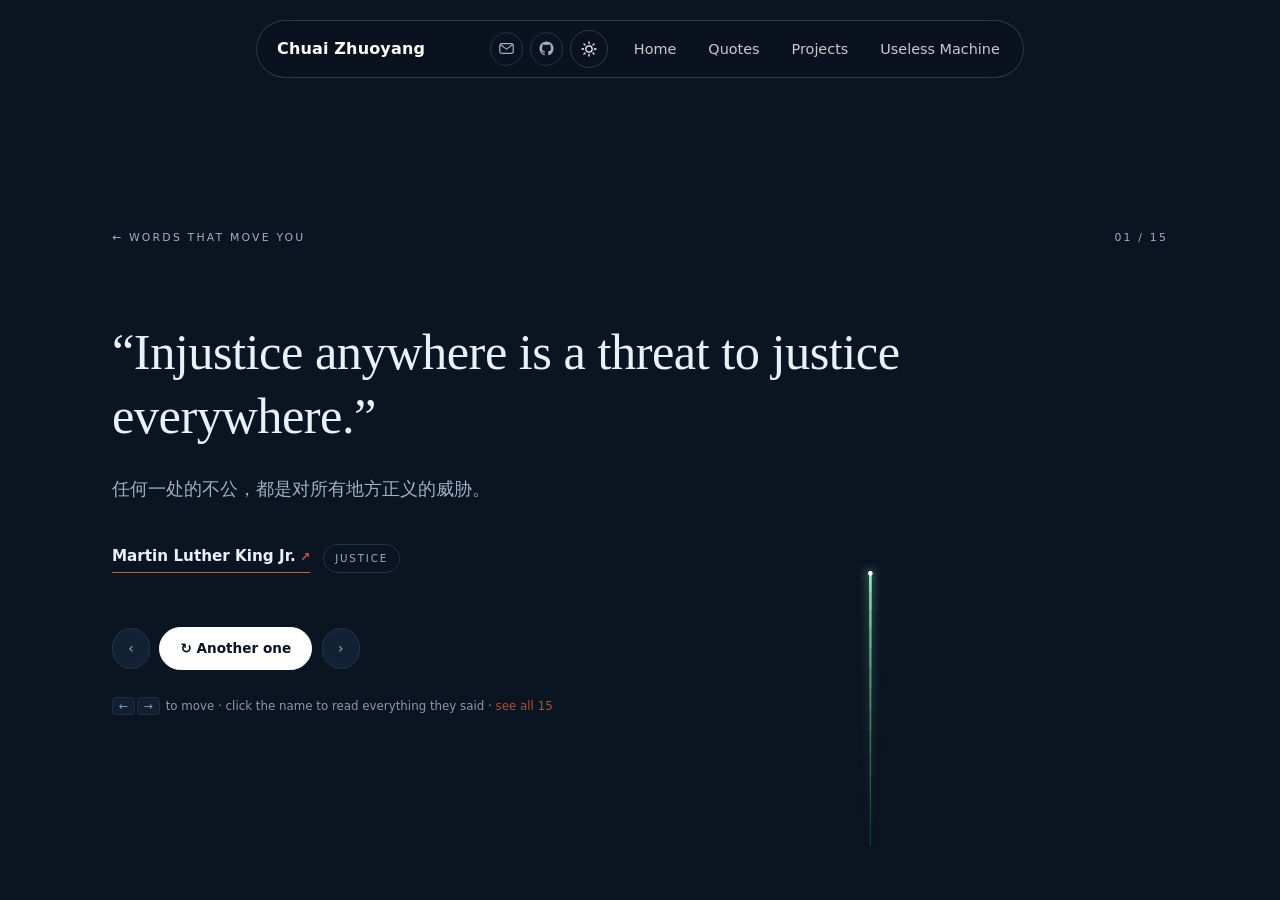
<file: quotes-banner.html>
<!DOCTYPE html>
<html lang="en" data-theme="dark">
<head>
  <meta charset="UTF-8">
  <meta name="viewport" content="width=device-width, initial-scale=1.0">
  <meta name="theme-color" content="#0b1421">
  <meta name="description" content="One quote at a time, shown full screen. Click the author to read everything they said.">
  <title>Words worth remembering — Chuai Zhuoyang</title>
  <link rel="icon" href="assets/favicon.svg" type="image/svg+xml">
  <!-- 先定主题再渲染：避免深色用户看到一瞬间白屏，也让浅色截图不会拍到过渡中的颜色 -->
  <script>
    (function () {
      try {
        var t = localStorage.getItem('theme');
        if (t === 'dark' || (t === null && !window.matchMedia('(prefers-color-scheme: light)').matches)) {
          document.documentElement.setAttribute('data-theme', 'dark');
        } else {
          document.documentElement.setAttribute('data-theme', 'light');
        }
      } catch (e) {}
    })();
  </script>

  <link rel="stylesheet" href="css/style.css">
  <script src="js/nav.js" defer></script>
  <script src="js/quotes-data.js" defer></script>
  <script src="js/quotes.js" defer></script>
  <script src="js/main.js" defer></script>
</head>
<body class="banner-body">
  <canvas id="fx" class="fx" aria-hidden="true"></canvas>
  <a class="skip-link" href="#quoteStage">Skip to the quote</a>
  <span id="top"></span>

  <header class="nav" id="siteNav"></header>

  <main id="main-content">
    <section class="stage" id="quoteStage" aria-label="Quote banner">

      <p class="stage__eyebrow">
        <a href="quotes.html" class="stage__back"><span aria-hidden="true">←</span> Words that move you</a>
        <span class="stage__index" id="qIndex"></span>
      </p>

      <figure class="stage__figure">
        <blockquote class="stage__text" id="qText"></blockquote>
        <p class="stage__zh" id="qZh" lang="zh-CN"></p>
        <figcaption class="stage__author">
          <a class="stage__author-link" id="qAuthor" href="#"></a>
          <span class="stage__tag" id="qTag"></span>
        </figcaption>
      </figure>

      <div class="stage__controls">
        <button type="button" class="stage__btn" id="qPrev" aria-label="Previous quote">‹</button>
        <button type="button" class="stage__btn stage__btn--main" id="qShuffle">
          <span aria-hidden="true">↻</span> Another one
        </button>
        <button type="button" class="stage__btn" id="qNext" aria-label="Next quote">›</button>
      </div>

      <p class="stage__hint">
        <kbd>←</kbd><kbd>→</kbd> to move · click the name to read everything they said
        · <a href="quotes-all.html">see all 15</a>
      </p>

    </section>
  </main>
</body>
</html>
</file>
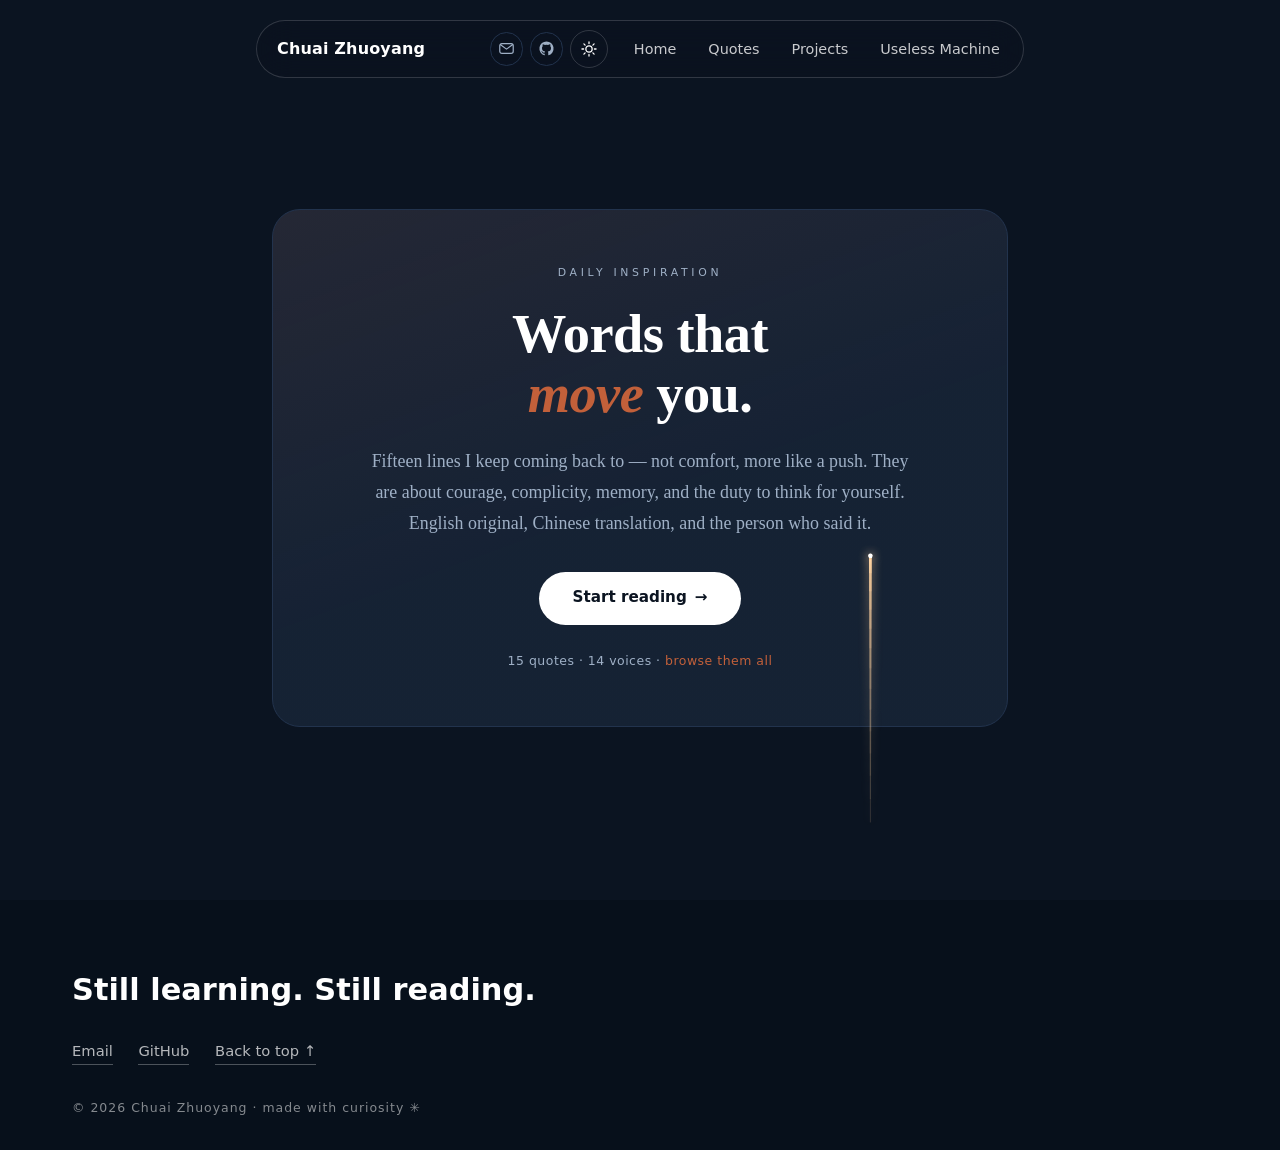
<file: quotes.html>
<!DOCTYPE html>
<html lang="en" data-theme="dark">
<head>
  <meta charset="UTF-8">
  <meta name="viewport" content="width=device-width, initial-scale=1.0">
  <meta name="theme-color" content="#0b1421">
  <meta name="description" content="A short introduction to the quotes in this collection: lines about courage, complicity, memory and thinking for yourself.">
  <title>Quotes — Chuai Zhuoyang</title>
  <link rel="icon" href="assets/favicon.svg" type="image/svg+xml">
  <!-- 先定主题再渲染：避免深色用户看到一瞬间白屏，也让浅色截图不会拍到过渡中的颜色 -->
  <script>
    (function () {
      try {
        var t = localStorage.getItem('theme');
        if (t === 'dark' || (t === null && !window.matchMedia('(prefers-color-scheme: light)').matches)) {
          document.documentElement.setAttribute('data-theme', 'dark');
        } else {
          document.documentElement.setAttribute('data-theme', 'light');
        }
      } catch (e) {}
    })();
  </script>

  <link rel="stylesheet" href="css/style.css">
  <script src="js/nav.js" defer></script>
  <script src="js/main.js" defer></script>
</head>
<body>
  <canvas id="fx" class="fx" aria-hidden="true"></canvas>
  <a class="skip-link" href="#main-content">Skip to content</a>
  <span id="top"></span>

  <header class="nav" id="siteNav"></header>

  <main id="main-content">
    <section class="intro" aria-labelledby="introTitle">
      <div class="intro__card">
        <p class="intro__eyebrow">Daily inspiration</p>

        <h1 class="intro__title" id="introTitle">Words that<br> <em>move</em> you.</h1>

        <p class="intro__text">
          Fifteen lines I keep coming back to — not comfort, more like a push.
          They are about courage, complicity, memory, and the duty to think for
          yourself. English original, Chinese translation, and the person who
          said it.
        </p>

        <a class="intro__cta" href="quotes-banner.html">Start reading <span aria-hidden="true">→</span></a>

        <p class="intro__meta">
          15 quotes · 14 voices ·
          <a href="quotes-all.html">browse them all</a>
        </p>
      </div>
    </section>
  </main>

  <footer class="footer">
    <div class="footer__inner">
      <p class="footer__line">Still learning. Still reading.</p>
      <div class="footer__links">
        <a href="mailto:X20250028@stu.hibiuh.edu.cn">Email</a>
        <a href="https://github.com/bazaozhuo" target="_blank" rel="noopener noreferrer">GitHub</a>
        <a href="#top">Back to top ↑</a>
      </div>
      <p class="footer__meta">© <span id="year">2026</span> Chuai Zhuoyang · made with curiosity ✳</p>
    </div>
  </footer>
</body>
</html>
</file>
<file: css/style.css>
/* ===========================================================
   Second site · styles
   -----------------------------------------------------------
   Light / dark are handled with CSS variables on <html data-theme>.
   Everything else (hero, cards, footer) reads those variables,
   so switching theme needs no extra CSS rules per component.

   To change the wallpaper: edit --hero-image below.
   =========================================================== */

:root {
  --accent: #c2603a;
  --radius: 16px;
  --max: 74rem;
  --font: system-ui, -apple-system, "Segoe UI", "Microsoft YaHei", "PingFang SC", sans-serif;

  /* ★ wallpaper: put your image in assets/ and change this one line */
  --hero-image: url("../assets/wallpaper.svg");
}

/* ---------------- NIGHT (default) ---------------- */
html[data-theme="dark"] {
  --ink: #eaf0f8;
  --ink-soft: #9fb0c6;
  --paper: #0b1421;
  --card: #132134;
  --line: #22334d;

  --hero-text: #ffffff;
  --hero-sub: rgba(255, 255, 255, 0.82);
  --hero-name: #f3c99a;
  --hero-wash: linear-gradient(180deg, rgba(4, 9, 16, 0.68) 0%, rgba(4, 9, 16, 0.46) 45%, rgba(4, 9, 16, 0.9) 100%);
  --hero-vignette: radial-gradient(120% 90% at 20% 30%, rgba(0, 0, 0, 0.55), transparent 60%);

  --nav-bg: rgba(10, 18, 31, 0.6);
  --nav-border: rgba(255, 255, 255, 0.16);
  --nav-fg: #ffffff;
  --nav-fg-dim: rgba(255, 255, 255, 0.78);

  --btn-primary-bg: #ffffff;
  --btn-primary-fg: #0b1421;
  --btn-ghost-border: rgba(255, 255, 255, 0.42);
  --btn-ghost-fg: #ffffff;
  --btn-ghost-hover: rgba(255, 255, 255, 0.12);

  --footer-bg: #07101b;
  --footer-fg: rgba(255, 255, 255, 0.7);
  --footer-strong: #ffffff;
  --footer-line: rgba(255, 255, 255, 0.28);

  --card-shadow: 0 18px 40px -22px rgba(0, 0, 0, 0.8);
}

/* ---------------- DAY ---------------- */
html[data-theme="light"] {
  --ink: #14233a;
  --ink-soft: #55657c;
  --paper: #f4f7fb;
  --card: #ffffff;
  --line: #dfe6ef;

  --hero-text: #0c1727;
  --hero-sub: rgba(12, 23, 39, 0.8);
  --hero-name: #a8451f;
  --hero-wash: linear-gradient(180deg, rgba(238, 244, 251, 0.55) 0%, rgba(238, 244, 251, 0.34) 45%, rgba(244, 247, 251, 0.92) 100%);
  --hero-vignette: radial-gradient(120% 90% at 20% 30%, rgba(255, 255, 255, 0.35), transparent 65%);

  --nav-bg: rgba(255, 255, 255, 0.78);
  --nav-border: rgba(20, 35, 58, 0.12);
  --nav-fg: #14233a;
  --nav-fg-dim: rgba(20, 35, 58, 0.72);

  --btn-primary-bg: #14233a;
  --btn-primary-fg: #ffffff;
  --btn-ghost-border: rgba(20, 35, 58, 0.28);
  --btn-ghost-fg: #14233a;
  --btn-ghost-hover: rgba(20, 35, 58, 0.08);

  --footer-bg: #e9eef6;
  --footer-fg: #46586f;
  --footer-strong: #14233a;
  --footer-line: rgba(20, 35, 58, 0.22);

  --card-shadow: 0 18px 40px -26px rgba(20, 35, 58, 0.45);
}

* { box-sizing: border-box; }

html { scroll-behavior: smooth; }

body {
  margin: 0;
  background: var(--paper);
  color: var(--ink);
  font-family: var(--font);
  font-size: 1rem;
  line-height: 1.7;
  overflow-x: hidden;
  transition: background 0.3s, color 0.3s;
}

img, svg { max-width: 100%; }
a { color: inherit; }

:focus-visible {
  outline: 3px solid var(--accent);
  outline-offset: 3px;
  border-radius: 4px;
}

.skip-link {
  position: fixed;
  top: -100px;
  left: 1rem;
  z-index: 100;
  background: var(--card);
  color: var(--ink);
  padding: 0.75rem 1.25rem;
  border-radius: 10px;
  font-weight: 600;
  text-decoration: none;
  transition: top 0.2s;
}
.skip-link:focus { top: 1rem; }

/* ===========================================================
   Fireworks canvas: fixed, behind content, never catches clicks
   =========================================================== */
.fx {
  position: fixed;
  inset: 0;
  width: 100%;
  height: 100%;
  z-index: 2;          /* 在内容之上：烟花要看得见；但 pointer-events:none 所以点得到下面的按钮 */
  pointer-events: none;
}

/* 注意：main 不能设 z-index —— 一旦设了就会建立层叠上下文，
   里面所有内容都被锁在 canvas 下面，烟花就永远盖在卡片上。
   这里只给 position，让里面的 .work / .page 能自己抬层级。 */
header { position: relative; z-index: 50; }
main, footer { position: relative; }

/* 卡片和正文压到烟花之上；hero 不抬层级，所以首屏仍能看到烟花 */
.work, .about, .page, .footer { position: relative; z-index: 3; }

/* ===========================================================
   Navigation
   =========================================================== */
.nav {
  position: fixed;
  top: 1.25rem;
  left: 50%;
  transform: translateX(-50%);
  z-index: 50;
  display: flex;
  align-items: center;
  gap: 0.75rem;
  width: min(calc(100% - 2rem), 48rem);
  padding: 0.55rem 0.6rem 0.55rem 1.25rem;
  border-radius: 999px;
  background: var(--nav-bg);
  border: 1px solid var(--nav-border);
  backdrop-filter: blur(18px);
  -webkit-backdrop-filter: blur(18px);
  color: var(--nav-fg);
  transition: background 0.3s, border-color 0.3s, color 0.3s;
}

.nav__brand {
  font-weight: 700;
  letter-spacing: 0.01em;
  text-decoration: none;
  color: var(--nav-fg);
  margin-right: auto;
  white-space: nowrap;
}

.nav__right { display: flex; align-items: center; gap: 0.4rem; }

.nav__links { display: flex; gap: 0.3rem; }

.nav__links a {
  padding: 0.4rem 0.85rem;
  border-radius: 999px;
  font-size: 0.9rem;
  text-decoration: none;
  color: var(--nav-fg-dim);
}
.nav__links a:hover { background: var(--btn-ghost-hover); color: var(--nav-fg); }

/* theme switch */
.theme-toggle {
  display: grid;
  place-items: center;
  width: 2.4rem;
  height: 2.4rem;
  border-radius: 999px;
  background: transparent;
  border: 1px solid var(--nav-border);
  color: var(--nav-fg);
  cursor: pointer;
  transition: background 0.2s, color 0.2s;
}
.theme-toggle:hover { background: var(--btn-ghost-hover); }
/* show the icon of the mode you would switch TO */
html[data-theme="dark"] .theme-toggle__moon { display: none; }
html[data-theme="light"] .theme-toggle__sun { display: none; }

.nav__toggle {
  display: none;
  flex-direction: column;
  gap: 4px;
  width: 2.4rem;
  height: 2.4rem;
  align-items: center;
  justify-content: center;
  background: transparent;
  border: 1px solid var(--nav-border);
  border-radius: 999px;
  cursor: pointer;
  color: var(--nav-fg);
}
.nav__toggle span {
  display: block;
  width: 16px;
  height: 1.6px;
  background: currentColor;
  transition: transform 0.2s, opacity 0.2s;
}

@media (max-width: 700px) {
  .nav__toggle { display: flex; }
  .nav__links {
    position: absolute;
    top: calc(100% + 0.6rem);
    right: 0;
    left: 0;
    flex-direction: column;
    gap: 0.15rem;
    padding: 0.6rem;
    border-radius: 18px;
    background: var(--nav-bg);
    border: 1px solid var(--nav-border);
    backdrop-filter: blur(18px);
    -webkit-backdrop-filter: blur(18px);
    display: none;
  }
  .nav__links.is-open { display: flex; }
  .nav__links a { padding: 0.65rem 0.8rem; }
}

/* ===========================================================
   Hero
   =========================================================== */
.hero {
  position: relative;
  min-height: 100svh;
  display: flex;
  flex-direction: column;
  justify-content: center;
  padding: 8rem 1.5rem 6rem;
  color: var(--hero-text);
  overflow: hidden;
  transition: color 0.3s;
}

.hero::before {
  content: "";
  position: absolute;
  inset: 0;
  z-index: -2;
  background: var(--hero-image) center 45% / cover no-repeat;
  transform: scale(1.02);
  filter: saturate(0.9);
}
html[data-theme="light"] .hero::before {
  filter: saturate(0.6) brightness(1.55) contrast(0.9);
}

/* two layers of wash so the headline stays readable in both themes */
.hero::after {
  content: "";
  position: absolute;
  inset: 0;
  z-index: -1;
  background: var(--hero-wash), var(--hero-vignette);
  transition: background 0.3s;
}

.hero__inner {
  width: 100%;
  max-width: var(--max);
  margin: 0 auto;
}

.hero__greeting {
  display: flex;
  align-items: center;
  flex-wrap: wrap;
  gap: 0.6rem;
  margin: 0 0 1.6rem;
  font-size: 0.74rem;
  letter-spacing: 0.22em;
  text-transform: uppercase;
  color: var(--hero-sub);
}
.hero__dot {
  width: 6px;
  height: 6px;
  border-radius: 50%;
  background: #35b878;
  box-shadow: 0 0 0 4px rgba(53, 184, 120, 0.2);
  animation: pulse 2.4s ease-in-out infinite;
}
@keyframes pulse {
  0%, 100% { box-shadow: 0 0 0 3px rgba(53, 184, 120, 0.18); }
  50%      { box-shadow: 0 0 0 7px rgba(53, 184, 120, 0.06); }
}
#greetWord { color: var(--hero-text); font-weight: 700; }
.hero__dash { opacity: 0.4; }

.hero__title {
  margin: 0 0 1.2rem;
  font-size: clamp(2.6rem, 9vw, 6.2rem);
  line-height: 1.04;
  letter-spacing: -0.03em;
  font-weight: 800;
}
.hero__title .hero__name { color: var(--hero-name); }

.caret {
  display: inline-block;
  width: 0.09em;
  height: 0.86em;
  margin-left: 0.06em;
  background: var(--hero-name);
  vertical-align: -0.06em;
  animation: blink 1s step-end infinite;
}
.caret.is-done { animation: none; opacity: 0; transition: opacity 0.4s 0.6s; }
@keyframes blink { 50% { opacity: 0; } }

.hero__desc {
  margin: 0 0 2.2rem;
  max-width: 34rem;
  font-size: clamp(1rem, 1.6vw, 1.18rem);
  color: var(--hero-sub);
}

.hero__actions { display: flex; flex-wrap: wrap; gap: 0.75rem; align-items: center; }

.btn {
  display: inline-flex;
  align-items: center;
  gap: 0.6rem;
  padding: 0.85rem 1.5rem;
  border-radius: 999px;
  border: 1px solid transparent;
  font: inherit;
  font-weight: 600;
  text-decoration: none;
  cursor: pointer;
  transition: transform 0.15s, background 0.2s, color 0.2s, border-color 0.2s;
}
.btn--primary { background: var(--btn-primary-bg); color: var(--btn-primary-fg); }
.btn--primary:hover { transform: translateY(-2px); }
.btn--ghost {
  background: transparent;
  color: var(--btn-ghost-fg);
  border-color: var(--btn-ghost-border);
}
.btn--ghost:hover { background: var(--btn-ghost-hover); border-color: var(--btn-ghost-fg); }

.wave-hand { display: inline-block; transform-origin: 70% 70%; }
.wave-hand.is-waving { animation: wave 0.9s ease-in-out 2; }
@keyframes wave {
  0%, 100% { transform: rotate(0deg); }
  25%      { transform: rotate(18deg); }
  75%      { transform: rotate(-12deg); }
}

.hero__reply {
  margin: 1.1rem 0 0;
  min-height: 1.5em;
  font-size: 0.95rem;
  color: var(--hero-name);
  opacity: 0;
  transform: translateY(4px);
  transition: opacity 0.3s, transform 0.3s;
}
.hero__reply.is-on { opacity: 1; transform: none; }

.hero__tip {
  margin: 1.6rem 0 0;
  font-size: 0.78rem;
  letter-spacing: 0.12em;
  text-transform: uppercase;
  color: var(--hero-sub);
  opacity: 0.7;
  transition: opacity 0.5s;
}
.hero__tip.is-hidden { opacity: 0; }

.hero__scroll {
  position: absolute;
  left: 50%;
  bottom: 2.2rem;
  transform: translateX(-50%);
  display: flex;
  flex-direction: column;
  align-items: center;
  gap: 0.6rem;
  font-size: 0.66rem;
  letter-spacing: 0.24em;
  text-transform: uppercase;
  color: var(--hero-sub);
  text-decoration: none;
}
.hero__scroll-line {
  width: 1px;
  height: 42px;
  background: linear-gradient(180deg, currentColor, transparent);
  animation: scrollHint 2.2s ease-in-out infinite;
}
@keyframes scrollHint {
  0%, 100% { transform: scaleY(0.45); opacity: 0.5; }
  50%      { transform: scaleY(1);    opacity: 1; }
}

.hero__corner {
  position: absolute;
  right: 2rem;
  bottom: 2.2rem;
  margin: 0;
  font-size: 0.66rem;
  letter-spacing: 0.2em;
  text-transform: uppercase;
  color: var(--hero-sub);
  opacity: 0.62;
}

/* ===========================================================
   Work
   =========================================================== */
.work {
  max-width: var(--max);
  margin: 0 auto;
  padding: clamp(3.5rem, 9vw, 7rem) 1.5rem;
  transition: color 0.3s;
}

.section-head__eyebrow {
  margin: 0 0 0.8rem;
  font-size: 0.7rem;
  letter-spacing: 0.24em;
  text-transform: uppercase;
  color: var(--accent);
  font-weight: 700;
}
.section-head__title {
  margin: 0 0 0.6rem;
  font-size: clamp(1.9rem, 4.5vw, 3.2rem);
  line-height: 1.12;
  font-weight: 800;
  letter-spacing: -0.02em;
}
.section-head__title span { color: var(--accent); }
.section-head__desc { margin: 0 0 3rem; color: var(--ink-soft); max-width: 36rem; }

.cards {
  list-style: none;
  margin: 0;
  padding: 0;
  display: grid;
  gap: 1.25rem;
  grid-template-columns: 1fr;
}
@media (min-width: 780px) {
  .cards { grid-template-columns: repeat(3, 1fr); }
}
.card { margin: 0; }

.card__link {
  position: relative;
  display: flex;
  flex-direction: column;
  height: 100%;
  padding: 1.6rem 1.5rem 3.4rem;
  background: var(--card);
  border: 1px solid var(--line);
  border-radius: var(--radius);
  text-decoration: none;
  transition: transform 0.2s, box-shadow 0.25s, border-color 0.2s, background 0.3s;
}
.card__link:hover {
  transform: translateY(-4px);
  border-color: var(--accent);
  box-shadow: var(--card-shadow);
}

.card__no {
  margin: 0 0 1.6rem;
  font-size: 0.7rem;
  letter-spacing: 0.2em;
  text-transform: uppercase;
  color: var(--accent);
  font-weight: 700;
}
.card__title { margin: 0 0 0.6rem; font-size: 1.2rem; font-weight: 700; }
.card__desc { margin: 0; font-size: 0.92rem; color: var(--ink-soft); }
.card__arrow {
  position: absolute;
  right: 1.4rem;
  bottom: 1.2rem;
  font-size: 1.1rem;
  color: var(--accent);
  transition: transform 0.2s;
}
.card__link:hover .card__arrow { transform: translate(3px, -3px); }

/* ===========================================================
   About
   =========================================================== */
.about {
  max-width: var(--max);
  margin: 0 auto;
  padding: 0 1.5rem clamp(3rem, 7vw, 6rem);
}
.about > * { max-width: 46rem; }
.about h2 {
  font-size: clamp(1.5rem, 3vw, 2rem);
  font-weight: 800;
  margin: 0 0 0.8rem;
}
.about p { margin: 0; color: var(--ink-soft); }

/* ===========================================================
   Footer
   =========================================================== */
.footer { background: var(--footer-bg); color: var(--footer-fg); transition: background 0.3s, color 0.3s; }
.footer__inner {
  max-width: var(--max);
  margin: 0 auto;
  padding: clamp(2.5rem, 6vw, 4rem) 1.5rem 2rem;
}
.footer__line {
  margin: 0 0 1.4rem;
  font-size: clamp(1.3rem, 3vw, 1.9rem);
  color: var(--footer-strong);
  font-weight: 800;
}
.footer__links {
  list-style: none;
  display: flex;
  flex-wrap: wrap;
  gap: 0.6rem 1.6rem;
  margin: 0 0 2rem;
  padding: 0;
  font-size: 0.92rem;
}
.footer__links a {
  text-decoration: none;
  border-bottom: 1px solid var(--footer-line);
  padding-bottom: 1px;
}
.footer__links a:hover { color: var(--footer-strong); border-color: var(--footer-strong); }
.footer__meta { margin: 0; font-size: 0.78rem; letter-spacing: 0.08em; opacity: 0.72; }

/* ===========================================================
   Reduced motion: kill the animations, keep the states
   =========================================================== */
@media (prefers-reduced-motion: reduce) {
  html { scroll-behavior: auto; }
  .hero__scroll-line,
  .hero__dot,
  .caret,
  .wave-hand.is-waving { animation: none; }
  * { transition: none !important; }
}

/* ===========================================================
   Inner pages (Quotes / Projects / Machine)
   =========================================================== */
.page {
  max-width: var(--max);
  margin: 0 auto;
  padding: clamp(7rem, 14vw, 10rem) 1.5rem clamp(4rem, 9vw, 7rem);
}
.page__eyebrow {
  margin: 0 0 0.8rem;
  font-size: 0.7rem;
  letter-spacing: 0.24em;
  text-transform: uppercase;
  color: var(--accent);
  font-weight: 700;
}
.page h1 {
  margin: 0 0 1rem;
  font-size: clamp(2.1rem, 6vw, 3.6rem);
  line-height: 1.08;
  letter-spacing: -0.03em;
  font-weight: 800;
}
.page__lead {
  margin: 0 0 2.5rem;
  max-width: 44rem;
  font-size: clamp(1rem, 1.6vw, 1.15rem);
  color: var(--ink-soft);
}
.todo {
  max-width: 40rem;
  padding: 1.1rem 1.3rem;
  border: 1px dashed var(--line);
  border-radius: var(--radius);
  color: var(--ink-soft);
  font-size: 0.9rem;
}

/* ===========================================================
   Hero banner: rotating quote
   =========================================================== */
.hero__quote {
  margin: 0 0 2rem;
  max-width: 46rem;
  padding: 1rem 1.2rem 1rem 1.3rem;
  border-left: 3px solid var(--hero-name);
  border-radius: 0 12px 12px 0;
  background: rgba(255, 255, 255, 0.06);
  transition: background 0.3s, border-color 0.3s;
}
html[data-theme="light"] .hero__quote {
  background: rgba(255, 255, 255, 0.55);
  border-left-color: var(--accent);
}

.hero__quote-text {
  margin: 0;
  font-family: Georgia, "Songti SC", "Times New Roman", serif;
  font-size: clamp(1.02rem, 1.8vw, 1.24rem);
  line-height: 1.55;
  color: var(--hero-text);
  text-wrap: pretty;
}

.hero__quote-meta {
  margin: 0.6rem 0 0;
  display: flex;
  flex-wrap: wrap;
  align-items: center;
  gap: 0.9rem;
  font-size: 0.8rem;
  letter-spacing: 0.05em;
  color: var(--hero-sub);
}

.hero__quote-next {
  background: transparent;
  border: 1px solid var(--btn-ghost-border);
  border-radius: 999px;
  padding: 0.22rem 0.7rem;
  font: inherit;
  font-size: 0.74rem;
  color: var(--hero-sub);
  cursor: pointer;
  transition: background 0.2s, color 0.2s, border-color 0.2s;
}
.hero__quote-next:hover {
  background: var(--btn-ghost-hover);
  color: var(--hero-text);
  border-color: var(--hero-text);
}

/* 每次换句子轻微淡入（减少动效时不加这个 class） */
.hero__quote.is-fresh,
.js-quote-banner.is-fresh { animation: quoteIn 0.6s ease-out; }
@keyframes quoteIn {
  from { opacity: 0; transform: translateY(6px); }
  to   { opacity: 1; transform: none; }
}

/* ===========================================================
   Quotes page
   =========================================================== */
.quote-filters {
  display: flex;
  flex-wrap: wrap;
  gap: 0.45rem;
  margin: 0 0 1.5rem;
}

.qfilter {
  font: inherit;
  font-size: 0.76rem;
  letter-spacing: 0.06em;
  text-transform: uppercase;
  padding: 0.34rem 0.85rem;
  border-radius: 999px;
  border: 1px solid var(--line);
  background: var(--paper);      /* 不透明：否则烟花会从镂空的小圆片里透出来 */
  color: var(--ink-soft);
  cursor: pointer;
  transition: color 0.2s, border-color 0.2s, background 0.2s;
}
.qfilter:hover { color: var(--ink); border-color: var(--ink-soft); }
.qfilter[aria-pressed="true"] {
  background: var(--ink);
  border-color: var(--ink);
  color: var(--paper);
}

.quote-count {
  margin: 0 0 1.6rem;
  font-size: 0.72rem;
  letter-spacing: 0.22em;
  text-transform: uppercase;
  color: var(--ink-soft);
}

/* 杂志式排版：等高竖栏，卡片按内容高度自然错落 */
.quote-grid {
  list-style: none;
  margin: 0;
  padding: 0;
  columns: 1;
  column-gap: 1.1rem;
}
@media (min-width: 700px)  { .quote-grid { columns: 2; } }
@media (min-width: 1080px) { .quote-grid { columns: 3; } }

.quote-card {
  break-inside: avoid;
  margin: 0 0 1.1rem;
  display: inline-block;      /* columns 布局下需要它按整块排 */
  width: 100%;
}

.quote-card figure {
  display: flex;
  flex-direction: column;
  margin: 0;
  padding: 1.5rem 1.5rem 1.2rem;
  background: var(--card);
  border: 1px solid var(--line);
  border-radius: var(--radius);
  transition: border-color 0.25s, box-shadow 0.25s, transform 0.2s, background 0.3s;
}
.quote-card figure:hover {
  border-color: var(--accent);
  transform: translateY(-3px);
  box-shadow: var(--card-shadow);
}

.quote-card__tag {
  margin: 0 0 0.85rem;
  font-size: 0.62rem;
  letter-spacing: 0.22em;
  text-transform: uppercase;
  color: var(--accent);
  font-weight: 700;
}

.quote-card__text {
  margin: 0 0 1rem;
  font-family: Georgia, "Songti SC", "Times New Roman", serif;
  font-size: 1.16rem;
  line-height: 1.5;
  color: var(--ink);
  text-wrap: pretty;
}

.quote-card__author {
  margin: 0 0 1rem;
  font-size: 0.84rem;
  font-weight: 600;
  letter-spacing: 0.04em;
  color: var(--ink-soft);
}

.quote-card__zh {
  margin: 0 auto 1.15rem;
  padding-top: 0.9rem;
  border-top: 1px solid var(--line);
  font-size: 0.9rem;
  line-height: 1.75;
  color: var(--ink-soft);
}

.quote-copy {
  align-self: flex-start;
  margin-top: auto;
  background: transparent;
  border: 1px solid var(--line);
  border-radius: 999px;
  padding: 0.28rem 0.8rem;
  font: inherit;
  font-size: 0.72rem;
  letter-spacing: 0.04em;
  color: var(--ink-soft);
  cursor: pointer;
  transition: color 0.2s, border-color 0.2s, background 0.2s;
}
.quote-copy:hover { color: var(--accent); border-color: var(--accent); }
.quote-copy.is-done { color: #2f8f5b; border-color: #2f8f5b; }

.quote-status {
  margin: 1.2rem 0 0;
  min-height: 1.4em;
  font-size: 0.84rem;
  color: var(--accent);
}

.quote-note {
  margin: 1.8rem 0 0;
  padding-top: 1.2rem;
  border-top: 1px solid var(--line);
  font-size: 0.78rem;
  color: var(--ink-soft);
  opacity: 0.8;
}

/* ===========================================================
   Quotes page: featured banner
   -----------------------------------------------------------
   页面顶部的"当期精选"横幅。和首页那条共用 js/quotes.js 的
   轮播逻辑，只是尺寸和外框更重一点。
   =========================================================== */
.q-banner {
  position: relative;
  overflow: hidden;
  margin: 0 0 2rem;
  padding: 1.7rem 1.9rem 1.5rem;
  border-radius: var(--radius);
  border: 1px solid var(--line);
  background:
    linear-gradient(135deg, rgba(194, 96, 58, 0.12), rgba(194, 96, 58, 0.02) 60%),
    var(--card);
}

/* 右上角放一个很大的淡引号做装饰 */
.q-banner::after {
  content: "”";
  position: absolute;
  right: 1.4rem;
  top: -1.6rem;
  font-family: Georgia, "Songti SC", serif;
  font-size: 9rem;
  line-height: 1;
  color: var(--accent);
  opacity: 0.12;
  pointer-events: none;
}

.q-banner__label {
  margin: 0 0 0.9rem;
  font-size: 0.64rem;
  letter-spacing: 0.22em;
  text-transform: uppercase;
  color: var(--accent);
  font-weight: 700;
}

.q-banner__text {
  margin: 0 0 1rem;
  max-width: 52rem;
  font-family: Georgia, "Songti SC", "Times New Roman", serif;
  font-size: clamp(1.25rem, 2.7vw, 1.85rem);
  line-height: 1.4;
  color: var(--ink);
  text-wrap: pretty;
}

.q-banner__meta {
  display: flex;
  flex-wrap: wrap;
  align-items: center;
  gap: 0.9rem;
  margin: 0;
  font-size: 0.84rem;
  letter-spacing: 0.03em;
  color: var(--ink-soft);
}

.q-banner__next {
  background: transparent;
  border: 1px solid var(--line);
  border-radius: 999px;
  padding: 0.28rem 0.85rem;
  font: inherit;
  font-size: 0.76rem;
  color: var(--ink-soft);
  cursor: pointer;
  transition: color 0.2s, border-color 0.2s, background 0.2s;
}
.q-banner__next:hover {
  color: var(--accent);
  border-color: var(--accent);
  background: rgba(194, 96, 58, 0.06);
}

@media (max-width: 520px) {
  .q-banner { padding: 1.25rem 1.15rem 1.15rem; }
  .q-banner::after { font-size: 6.5rem; top: -1rem; right: 0.8rem; }
}

/* ===========================================================
   Quotes — intro (jump page) → full-screen banner → author
   =========================================================== */

/* ---------- intro ---------- */
.intro {
  min-height: 100svh;
  display: grid;
  place-items: center;
  padding: clamp(5.5rem, 12vh, 8rem) 1.5rem clamp(3rem, 8vh, 5rem);
}

.intro__card {
  width: min(46rem, 100%);
  padding: clamp(2rem, 5vw, 3.4rem) clamp(1.5rem, 5vw, 3.2rem);
  text-align: center;
  border-radius: 28px;
  border: 1px solid var(--line);
  background:
    linear-gradient(160deg, rgba(194, 96, 58, 0.10), rgba(194, 96, 58, 0.01) 55%),
    var(--card);
}

.intro__eyebrow {
  margin: 0 0 1.4rem;
  font-size: 0.68rem;
  letter-spacing: 0.34em;
  text-transform: uppercase;
  color: var(--ink-soft);
}

.intro__title {
  margin: 0 0 1.3rem;
  font-family: Georgia, "Songti SC", "Times New Roman", serif;
  font-size: clamp(2.1rem, 6vw, 3.4rem);
  line-height: 1.1;
  letter-spacing: -0.01em;
  color: var(--hero-text, var(--ink));
}
.intro__title em { font-style: italic; color: var(--accent); }

.intro__text {
  margin: 0 auto 2rem;
  max-width: 34rem;
  font-family: Georgia, "Songti SC", "Times New Roman", serif;
  font-size: clamp(1rem, 2.2vw, 1.12rem);
  line-height: 1.75;
  color: var(--ink-soft);
}

.intro__cta {
  display: inline-flex;
  align-items: center;
  gap: 0.5rem;
  padding: 0.85rem 2.1rem;
  border-radius: 999px;
  background: var(--btn-primary-bg);
  color: var(--btn-primary-fg);
  font-size: 0.95rem;
  font-weight: 600;
  text-decoration: none;
  transition: transform 0.2s, opacity 0.2s;
}
.intro__cta:hover { transform: translateY(-2px); }

.intro__meta {
  margin: 1.6rem 0 0;
  font-size: 0.78rem;
  letter-spacing: 0.04em;
  color: var(--ink-soft);
}
.intro__meta a { color: var(--accent); text-decoration: none; }
.intro__meta a:hover { text-decoration: underline; }

/* ---------- full-screen banner ---------- */
.stage {
  min-height: 100svh;
  display: flex;
  flex-direction: column;
  justify-content: center;
  padding: clamp(5.5rem, 12vh, 8rem) clamp(1.2rem, 5vw, 4rem) clamp(2.5rem, 7vh, 4rem);
  max-width: 74rem;
  margin: 0 auto;
}

.stage__eyebrow {
  display: flex;
  align-items: center;
  justify-content: space-between;
  gap: 1rem;
  margin: 0 0 clamp(2rem, 8vh, 4.5rem);
  font-size: 0.68rem;
  letter-spacing: 0.2em;
  text-transform: uppercase;
  color: var(--ink-soft);
}
.stage__back {
  color: var(--ink-soft);
  text-decoration: none;
  transition: color 0.2s;
}
.stage__back:hover { color: var(--accent); }
.stage__index { font-variant-numeric: tabular-nums; }

.stage__figure { margin: 0; }

.stage__text {
  margin: 0;
  font-family: Georgia, "Songti SC", "Times New Roman", serif;
  font-size: clamp(1.75rem, 5.2vw, 3.15rem);
  line-height: 1.28;
  letter-spacing: -0.01em;
  color: var(--ink);
  text-wrap: pretty;
}

.stage__text.is-fresh { animation: quoteIn 0.55s ease-out; }

.stage__zh {
  margin: clamp(1.1rem, 3vw, 1.6rem) 0 0;
  font-size: clamp(0.95rem, 1.7vw, 1.1rem);
  line-height: 1.8;
  color: var(--ink-soft);
  max-width: 44rem;
}

.stage__author {
  margin: clamp(1.6rem, 4vw, 2.4rem) 0 0;
  display: flex;
  flex-wrap: wrap;
  align-items: center;
  gap: 0.8rem;
  font-size: 0.95rem;
}

.stage__author-link {
  color: var(--ink);
  font-weight: 600;
  text-decoration: none;
  border-bottom: 1px solid var(--accent);
  padding-bottom: 2px;
  transition: color 0.2s, border-color 0.2s;
}
.stage__author-link::after {
  content: " ↗";
  font-size: 0.8em;
  color: var(--accent);
}
.stage__author-link:hover { color: var(--accent); border-color: var(--ink); }

.stage__tag {
  font-size: 0.64rem;
  letter-spacing: 0.18em;
  text-transform: uppercase;
  padding: 0.3rem 0.7rem;
  border-radius: 999px;
  border: 1px solid var(--line);
  background: var(--paper);
  color: var(--ink-soft);
}

.stage__controls {
  display: flex;
  align-items: center;
  gap: 0.6rem;
  margin: clamp(2.2rem, 6vh, 3.4rem) 0 0;
}

.stage__btn {
  font: inherit;
  font-size: 0.85rem;
  color: var(--ink-soft);
  background: var(--card);
  border: 1px solid var(--line);
  border-radius: 999px;
  padding: 0.5rem 0.95rem;
  cursor: pointer;
  transition: color 0.2s, border-color 0.2s, background 0.2s, transform 0.2s;
}
.stage__btn:hover { color: var(--ink); border-color: var(--ink-soft); }
.stage__btn--main {
  padding: 0.55rem 1.25rem;
  color: var(--btn-primary-fg);
  background: var(--btn-primary-bg);
  border-color: var(--btn-primary-bg);
  font-weight: 600;
}
.stage__btn--main:hover { transform: translateY(-2px); color: var(--btn-primary-fg); }

.stage__hint {
  margin: 1.6rem 0 0;
  font-size: 0.74rem;
  color: var(--ink-soft);
  opacity: 0.85;
}
.stage__hint a { color: var(--accent); text-decoration: none; }
.stage__hint a:hover { text-decoration: underline; }

.stage__hint kbd,
.quote-hint kbd {
  font: inherit;
  font-size: 0.7rem;
  padding: 0.1rem 0.35rem;
  margin-right: 0.15rem;
  border: 1px solid var(--line);
  border-radius: 4px;
  background: var(--card);
  color: var(--ink-soft);
}

/* ---------- author page ---------- */
.author-list {
  list-style: none;
  margin: 0 0 1.5rem;
  padding: 0;
  display: grid;
  gap: 1.1rem;
}
@media (min-width: 860px) {
  .author-list { grid-template-columns: repeat(2, minmax(0, 1fr)); }
}

.author-nav {
  display: flex;
  flex-wrap: wrap;
  gap: 0.7rem;
  margin: 2rem 0 0;
}

.quote-card__author-link {
  color: inherit;
  text-decoration: none;
  border-bottom: 1px solid transparent;
  transition: color 0.2s, border-color 0.2s;
}
.quote-card__author-link:hover {
  color: var(--accent);
  border-bottom-color: var(--accent);
}

/* ===========================================================
   Projects — card layout
   =========================================================== */
.proj-h {
  margin: 3.2rem 0 1.2rem;
  font-size: 0.7rem;
  letter-spacing: 0.26em;
  text-transform: uppercase;
  color: var(--ink-soft);
  font-weight: 700;
}
.proj-h:first-of-type { margin-top: 1.2rem; }

.proj-list {
  list-style: none;
  margin: 0;
  padding: 0;
  display: grid;
  gap: 1.1rem;
}
@media (min-width: 980px) {
  .proj-list { grid-template-columns: repeat(2, minmax(0, 1fr)); }
  .proj-list--one { grid-template-columns: 1fr; }
}

/* 一组里只剩一张卡 → 横跨整行，右边不留空洞 */
.proj:only-child { grid-column: 1 / -1; }
/* 奇数个时最后一张也横跨整行（2 + 1 比 2 + 空好看） */
.proj:last-child:nth-child(odd):not(:only-child) { grid-column: 1 / -1; }

.proj {
  position: relative;
  display: flex;
  flex-direction: column;
  padding: 1.55rem 1.6rem 1.4rem;
  background: var(--card);
  border: 1px solid var(--line);
  border-radius: 18px;
  overflow: hidden;
  transition: border-color 0.25s, transform 0.22s, box-shadow 0.25s;
}
/* 顶部一条细高光，hover 时才亮 */
.proj::before {
  content: "";
  position: absolute;
  inset: 0 0 auto 0;
  height: 2px;
  background: linear-gradient(90deg, var(--accent), transparent 65%);
  opacity: 0;
  transition: opacity 0.25s;
}
.proj:hover {
  border-color: var(--accent);
  transform: translateY(-4px);
  box-shadow: var(--card-shadow);
}
.proj:hover::before { opacity: 1; }

.proj__top {
  display: flex;
  align-items: center;
  gap: 0.7rem;
  margin: 0 0 1.05rem;
}

.proj__icon {
  display: grid;
  place-items: center;
  width: 2.35rem;
  height: 2.35rem;
  border-radius: 12px;
  border: 1px solid var(--line);
  background: rgba(194, 96, 58, 0.10);
  color: var(--accent);
  flex: none;
}
.proj__icon svg { width: 1.2rem; height: 1.2rem; }

.proj__num {
  font-size: 0.72rem;
  font-weight: 700;
  letter-spacing: 0.14em;
  color: var(--ink-soft);
  font-variant-numeric: tabular-nums;
}

.proj__state {
  margin-left: auto;
  font-size: 0.6rem;
  letter-spacing: 0.14em;
  text-transform: uppercase;
  padding: 0.26rem 0.65rem;
  border-radius: 999px;
  border: 1px solid var(--line);
  color: var(--ink-soft);
  white-space: nowrap;
}
.proj__state--live {
  color: var(--accent);
  border-color: var(--accent);
  background: rgba(194, 96, 58, 0.10);
  font-weight: 700;
}

.proj__title {
  margin: 0 0 0.4rem;
  font-size: clamp(1.3rem, 2.2vw, 1.5rem);
  font-weight: 700;
  letter-spacing: -0.015em;
  color: var(--ink);
}

.proj__cat {
  margin: 0 0 1rem;
  font-size: 0.66rem;
  letter-spacing: 0.13em;
  text-transform: uppercase;
  color: var(--ink-soft);
  opacity: 0.9;
}

.proj__desc {
  margin: 0 0 1.1rem;
  font-size: 0.95rem;
  line-height: 1.68;
  color: var(--ink);
}

.proj__core {
  margin: 0;      /* 不要 auto：卡片等高时会在中间留一个洞 */
  padding: 0.9rem 1rem;
  border-radius: 12px;
  border: 1px solid var(--line);
  border-left: 2px solid var(--accent);
  background: var(--card-soft, rgba(255, 255, 255, 0.04));
  font-size: 0.855rem;
  line-height: 1.7;
  color: var(--ink-soft);
}
.proj__core b {
  display: block;
  margin-bottom: 0.3rem;
  font-size: 0.58rem;
  letter-spacing: 0.22em;
  text-transform: uppercase;
  color: var(--accent);
}

.proj__meta {
  margin: 0.9rem 0 0;
  font-size: 0.79rem;
  color: var(--ink-soft);
}
.proj__meta a {
  color: var(--ink-soft);
  text-decoration: none;
  border-bottom: 1px solid var(--line);
  transition: color 0.2s, border-color 0.2s;
}
.proj__meta a:hover { color: var(--accent); border-color: var(--accent); }

.proj code {
  font-size: 0.92em;
  padding: 0.05rem 0.3rem;
  border-radius: 4px;
  background: rgba(255, 255, 255, 0.08);
  color: var(--ink);
}
html[data-theme="light"] .proj code { background: rgba(0, 0, 0, 0.06); }

/* ===========================================================
   Section cards (home) — big icon, number, title, one line
   =========================================================== */
.sec-cards {
  list-style: none;
  margin: 0 auto;
  padding: 0;
  max-width: 46rem;
  display: grid;
  gap: 1.15rem;
}

.sec-card { display: flex; }

.sec-card__link {
  position: relative;
  display: flex;
  flex-direction: column;
  width: 100%;
  padding: 1.5rem 1.6rem 1.7rem;
  border-radius: 20px;
  border: 1px solid var(--line);
  background: var(--card);
  color: inherit;
  text-decoration: none;
  transition: border-color 0.25s, transform 0.25s, box-shadow 0.25s;
}
.sec-card__link:hover {
  border-color: var(--accent);
  transform: translateY(-3px);
  box-shadow: 0 16px 40px rgba(0, 0, 0, 0.18);
}

.sec-card__arrow {
  position: absolute;
  top: 1.15rem;
  right: 1.15rem;
  width: 2rem;
  height: 2rem;
  display: grid;
  place-items: center;
  border-radius: 10px;
  border: 1px solid var(--line);
  background: var(--btn-ghost-hover);
  color: var(--ink-soft);
  transition: color 0.2s, border-color 0.2s, background 0.2s;
}
.sec-card__arrow svg { width: 1rem; height: 1rem; }
.sec-card__link:hover .sec-card__arrow {
  color: var(--accent);
  border-color: var(--accent);
  background: var(--card);
}

.sec-card__no {
  margin: 0 0 1.4rem;
  font-size: 0.66rem;
  letter-spacing: 0.2em;
  text-transform: uppercase;
  color: var(--ink-soft);
  font-weight: 700;
}

.sec-card__icon {
  display: grid;
  place-items: center;
  margin: 0 auto 1.1rem;
  color: var(--accent);
  opacity: 0.85;
}
.sec-card__icon svg { width: 3.1rem; height: 3.1rem; }

.sec-card__title {
  margin: 0 0 0.4rem;
  font-size: clamp(1.4rem, 3.2vw, 1.75rem);
  font-weight: 700;
  letter-spacing: -0.02em;
  color: var(--ink);
}

.sec-card__desc {
  margin: 0;
  font-size: 0.95rem;
  color: var(--ink-soft);
}

/* ===========================================================
   Nav: email + GitHub next to the theme toggle
   =========================================================== */
.nav__icon {
  display: inline-grid;
  place-items: center;
  width: 2.1rem;
  height: 2.1rem;
  border-radius: 999px;
  border: 1px solid var(--line);
  color: var(--ink-soft);
  text-decoration: none;
  transition: color 0.2s, border-color 0.2s, background 0.2s;
}
.nav__icon:hover {
  color: var(--accent);
  border-color: var(--accent);
  background: var(--btn-ghost-hover);
}

/* 窄屏：导航里塞不下，收进抽屉 */
@media (max-width: 620px) {
  .nav__icon { display: none; }
}
.nav__links-sep {
  display: none;
  height: 1px;
  margin: 0.7rem 0.2rem;
  background: var(--line);
}
.nav__links-contact { display: none; }

@media (max-width: 620px) {
  .nav__links.is-open .nav__links-sep { display: block; }
  .nav__links.is-open .nav__links-contact { display: block; }
}

/* ===========================================================
   Useless machine — night lake scene
   =========================================================== */
.um-body { background: #050c0f; }

.um {
  position: relative;
  z-index: 3;                 /* 盖住背景烟花层 */
  height: 100svh;
  min-height: 32rem;
  margin: 0;
  padding: 0;
}

.um__stage {
  position: relative;
  width: 100%;
  height: 100%;
  cursor: crosshair;
  outline: none;
}
.um__stage:focus-visible {
  box-shadow: inset 0 0 0 2px rgba(226, 86, 94, 0.6);
}

.um__scene {
  display: block;
  width: 100%;
  height: 100%;
}

/* caption + meter */
.um__caption {
  position: absolute;
  left: 50%;
  bottom: 3.2rem;
  transform: translateX(-50%);
  margin: 0;
  font-size: 0.82rem;
  letter-spacing: 0.14em;
  text-transform: uppercase;
  color: rgba(233, 227, 209, 0.62);
  transition: opacity 0.8s ease, transform 0.8s ease;
  pointer-events: none;
  white-space: nowrap;
}
.um__caption span {
  color: rgba(233, 227, 209, 0.92);
  border-bottom: 1px solid rgba(233, 227, 209, 0.3);
  padding-bottom: 2px;
}
.um__caption.is-gone {
  opacity: 0;
  transform: translate(-50%, 8px);
}

.um__meter {
  position: absolute;
  right: 1.6rem;
  bottom: 1.5rem;
  margin: 0;
  font-size: 0.74rem;
  letter-spacing: 0.18em;
  text-transform: uppercase;
  color: rgba(233, 227, 209, 0.45);
  font-variant-numeric: tabular-nums;
}
.um__meter span { color: rgba(233, 227, 209, 0.8); }

.um__sr {
  position: absolute;
  width: 1px; height: 1px;
  overflow: hidden;
  clip-path: inset(50%);
  white-space: nowrap;
}

@media (max-width: 640px) {
  .um__caption { bottom: 2.4rem; font-size: 0.7rem; letter-spacing: 0.1em; }
  .um__meter { right: 1rem; bottom: 1rem; font-size: 0.66rem; }
  /* 手机上把声音按钮放大到 44px，手指好点 */
  .um__sound { width: 2.75rem; height: 2.75rem; left: 0.9rem; bottom: 0.9rem; }
}

/* 只在屏幕阅读器里出现的标题 */
.visually-hidden {
  position: absolute !important;
  width: 1px; height: 1px;
  padding: 0; margin: -1px;
  overflow: hidden;
  clip: rect(0 0 0 0);
  clip-path: inset(50%);
  white-space: nowrap;
  border: 0;
}

/* ---------- lantern flicker + drifting fog ---------- */
.um-lamp { animation: umFlicker 4.2s ease-in-out infinite; transform-origin: 52px -16px; }
@keyframes umFlicker {
  0%, 100% { opacity: 1; }
  38%      { opacity: 0.84; }
  62%      { opacity: 0.95; }
  78%      { opacity: 0.88; }
}

.um-fog ellipse { transform-box: fill-box; }
.um-fog__a { animation: umDrift 54s ease-in-out infinite alternate; }
.um-fog__b { animation: umDrift 71s ease-in-out infinite alternate-reverse; }
.um-fog__c { animation: umDrift 88s ease-in-out infinite alternate; }
@keyframes umDrift {
  from { transform: translateX(-70px); }
  to   { transform: translateX(70px); }
}

/* sound toggle: same size as the meter, quiet until you need it */
.um__sound {
  position: absolute;
  left: 1.2rem;
  bottom: 1.2rem;
  display: inline-flex;
  align-items: center;
  justify-content: center;
  width: 2.3rem;
  height: 2.3rem;
  padding: 0;
  border-radius: 999px;
  border: 1px solid rgba(233, 227, 209, 0.22);
  background: rgba(6, 16, 19, 0.55);
  color: rgba(233, 227, 209, 0.7);
  cursor: pointer;
  transition: color 0.2s, border-color 0.2s, background 0.2s;
}
.um__sound:hover { color: #e9e3d1; border-color: rgba(233, 227, 209, 0.5); }
.um__sound:focus-visible {
  outline: 2px solid rgba(226, 86, 94, 0.7);
  outline-offset: 2px;
}
.um__sound-off { display: none; }
.um__sound[aria-pressed="false"] .um__sound-on  { display: none; }
.um__sound[aria-pressed="false"] .um__sound-off { display: inline; }

@media (prefers-reduced-motion: reduce) {
  .um-lamp, .um-fog__a, .um-fog__b, .um-fog__c { animation: none; }
}

/* ---------- the switch that undoes itself ---------- */
.um-lever { transition: transform 0.18s cubic-bezier(.4,1.6,.6,1); transform-origin: -42.5px -30px; }
.um-arm   { transition: opacity 0.25s ease; }
.um-switch { cursor: pointer; }
.um-switch:focus-visible rect:last-of-type { outline: 2px solid rgba(226, 86, 94, 0.8); }

/* tally: quiet, bottom-left, above the sound button */
.um__tally {
  position: absolute;
  left: 1.2rem;
  bottom: 4.1rem;
  margin: 0;
  font-size: 0.66rem;
  letter-spacing: 0.16em;
  text-transform: uppercase;
  color: rgba(233, 227, 209, 0.38);
}
.um__tally span { color: rgba(233, 227, 209, 0.72); font-variant-numeric: tabular-nums; }

/* one line of text, fades in when the lake takes something back */
.um__note {
  position: absolute;
  left: 50%;
  bottom: 6.4rem;
  transform: translate(-50%, 6px);
  margin: 0;
  font-size: 0.86rem;
  letter-spacing: 0.02em;
  color: rgba(233, 227, 209, 0.0);
  font-style: italic;
  pointer-events: none;
  transition: opacity 0.7s ease, transform 0.7s ease, color 0.7s ease;
  white-space: nowrap;
}
.um__note.is-on {
  opacity: 1;
  transform: translate(-50%, 0);
  color: rgba(233, 227, 209, 0.62);
}

@media (max-width: 640px) {
  .um__tally { left: 0.9rem; bottom: 4.6rem; font-size: 0.6rem; }
  .um__note { bottom: 7.4rem; font-size: 0.76rem; }
}
</file>
